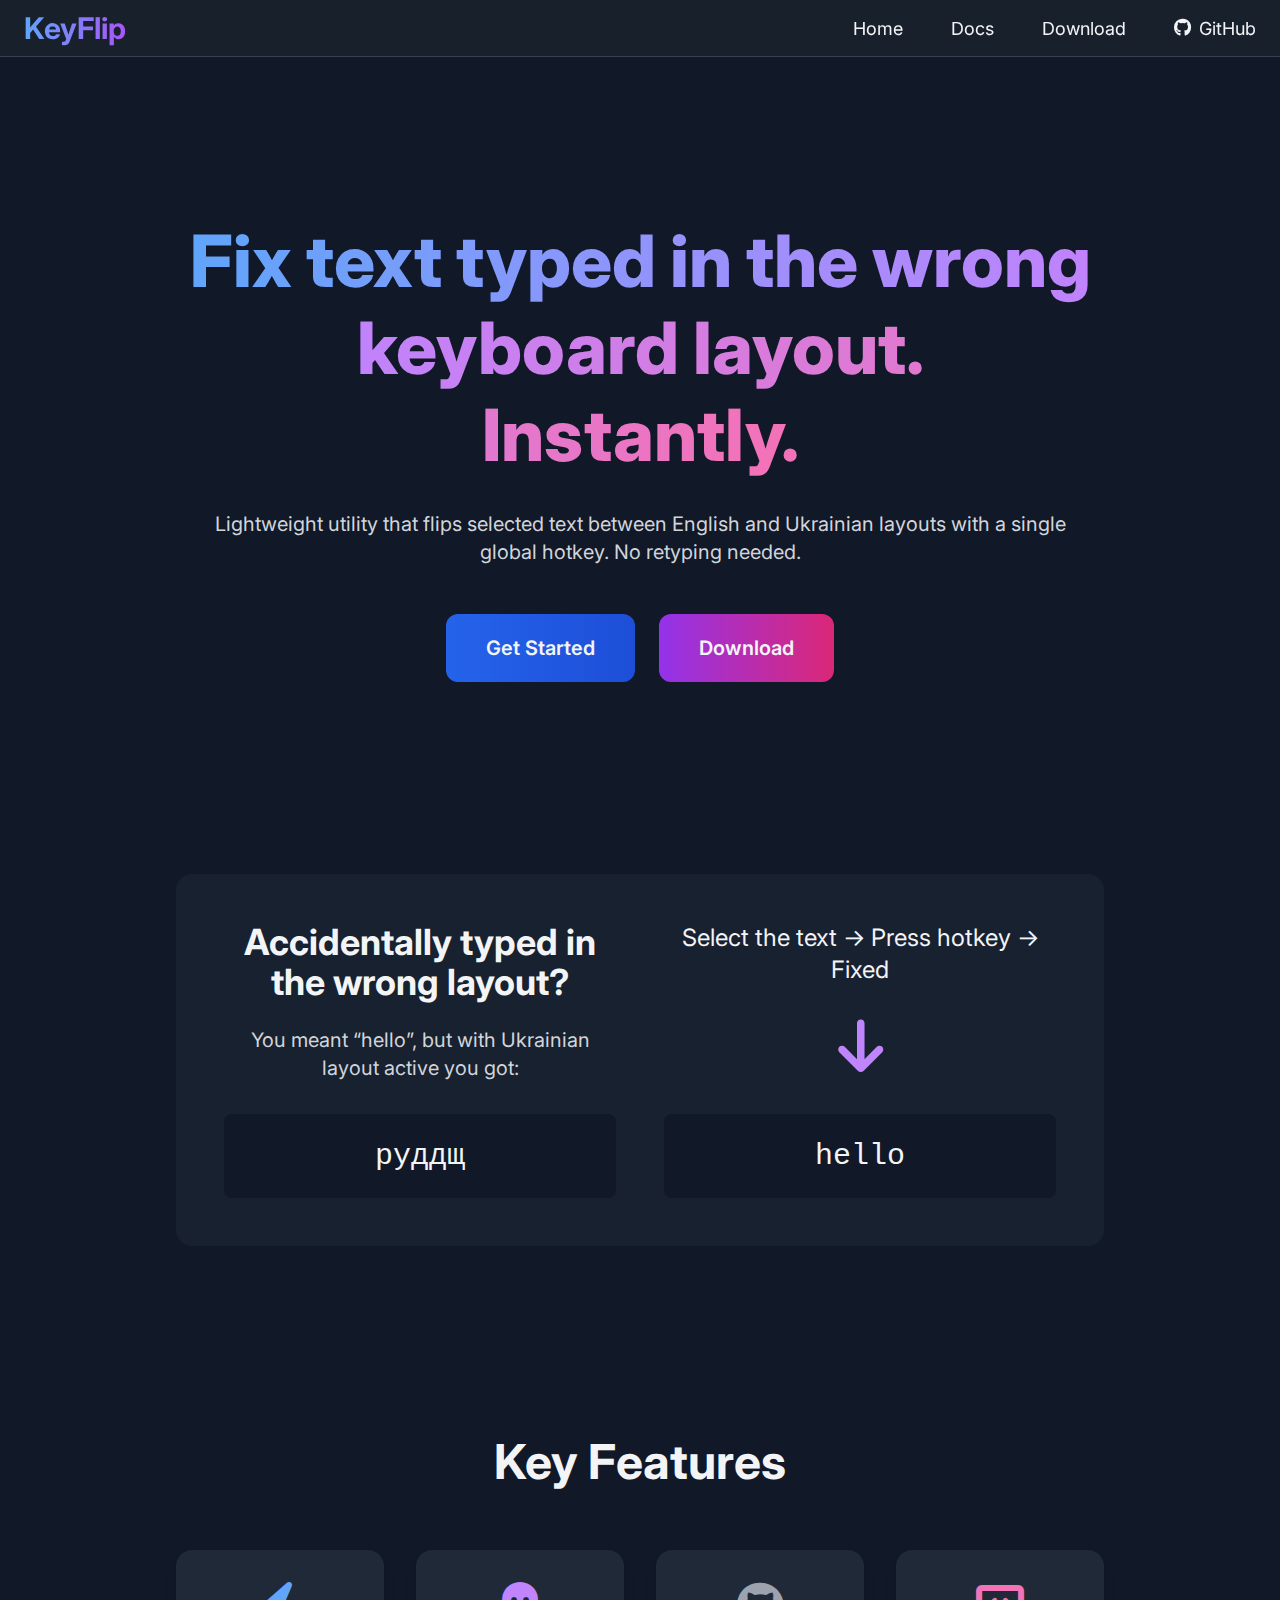
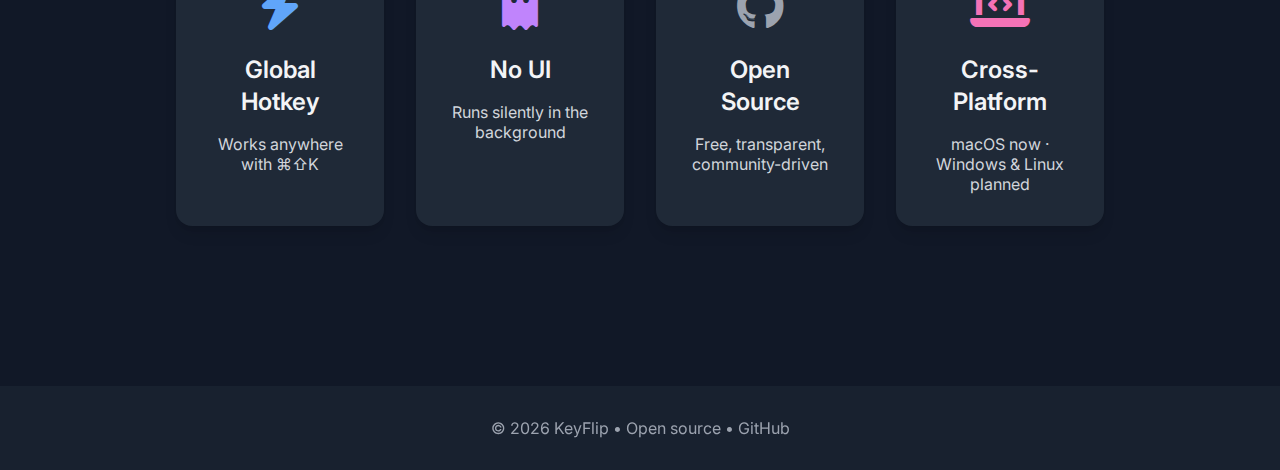
<file: docs/index.html>
<!DOCTYPE html>
<html lang="en" class="dark">
    <head>
        <meta charset="UTF-8" />
        <meta name="viewport" content="width=device-width, initial-scale=1.0" />
        <title>KeyFlip - Fix text typed in the wrong keyboard layout. Instantly.</title>
        <link
            href="https://fonts.googleapis.com/css2?family=Inter:wght@300;400;500;600;700;800&display=swap"
            rel="stylesheet"
        />
        <link rel="stylesheet" href="https://cdnjs.cloudflare.com/ajax/libs/font-awesome/6.5.1/css/all.min.css" />
        <link rel="stylesheet" href="styles/styles.css" />
    </head>

    <body>
        <header>
            <nav class="container">
                <a href="./" class="logo-text">KeyFlip</a>

                <ul class="nav-list">
                    <li><a href="./" class="nav-item">Home</a></li>
                    <li><a href="docs/" class="nav-item">Docs</a></li>
                    <li><a href="download/" class="nav-item">Download</a></li>
                    <li>
                        <a target="_blank" href="https://github.com/Kicked-Out/KeyFlip" class="nav-item"
                            ><i class="fab fa-github"></i> GitHub</a
                        >
                    </li>
                </ul>
            </nav>
        </header>

        <main>
            <section class="container">
                <h1>
                    <span class="title">Fix text typed in the wrong keyboard layout.<br />Instantly.</span>
                </h1>
                <p class="subtitle">
                    Lightweight utility that flips selected text between English and Ukrainian layouts with a single
                    global hotkey. No retyping needed.
                </p>

                <div class="btn-container">
                    <a href="docs/" class="btn primary-btn"> Get Started </a>
                    <a href="download/" class="btn secondary-btn"> Download </a>
                </div>
            </section>

            <section class="container">
                <div class="block">
                    <div class="subblock">
                        <h2 class="subblock__title">Accidentally typed in the wrong layout?</h2>
                        <p class="subblock__subtitle">You meant “hello”, but with Ukrainian layout active you got:</p>
                        <div class="code-block">руддщ</div>
                    </div>

                    <div class="subblock">
                        <p class="subblock__text">Select the text → Press hotkey → Fixed</p>
                        <i class="fas fa-arrow-down subblock__icon animate-bounce"></i>
                        <div class="code-block">hello</div>
                    </div>
                </div>
            </section>

            <section class="container">
                <h2 class="container__title">Key Features</h2>

                <div class="block-container">
                    <div class="block--small">
                        <i class="fas fa-bolt block--small__icon icon-color-blue"></i>
                        <h3 class="block--small__title">Global Hotkey</h3>
                        <p class="block--small__text">Works anywhere with ⌘⇧K</p>
                    </div>

                    <div class="block--small">
                        <i class="fas fa-ghost block--small__icon icon-color-purple"></i>
                        <h3 class="block--small__title">No UI</h3>
                        <p class="block--small__text">Runs silently in the background</p>
                    </div>

                    <div class="block--small">
                        <i class="fab fa-github block--small__icon icon-color-gray"></i>
                        <h3 class="block--small__title">Open Source</h3>
                        <p class="block--small__text">Free, transparent, community-driven</p>
                    </div>

                    <div class="block--small">
                        <i class="fas fa-laptop-code block--small__icon icon-color-pink"></i>
                        <h3 class="block--small__title">Cross-Platform</h3>
                        <p class="block--small__text">macOS now · Windows & Linux planned</p>
                    </div>
                </div>
            </section>
        </main>

        <footer>
            <p>
                © 2026 KeyFlip • Open source •
                <a class="footer-link" href="https://github.com/Kicked-Out/KeyFlip">GitHub</a>
            </p>
        </footer>
    </body>
</html>
</file>
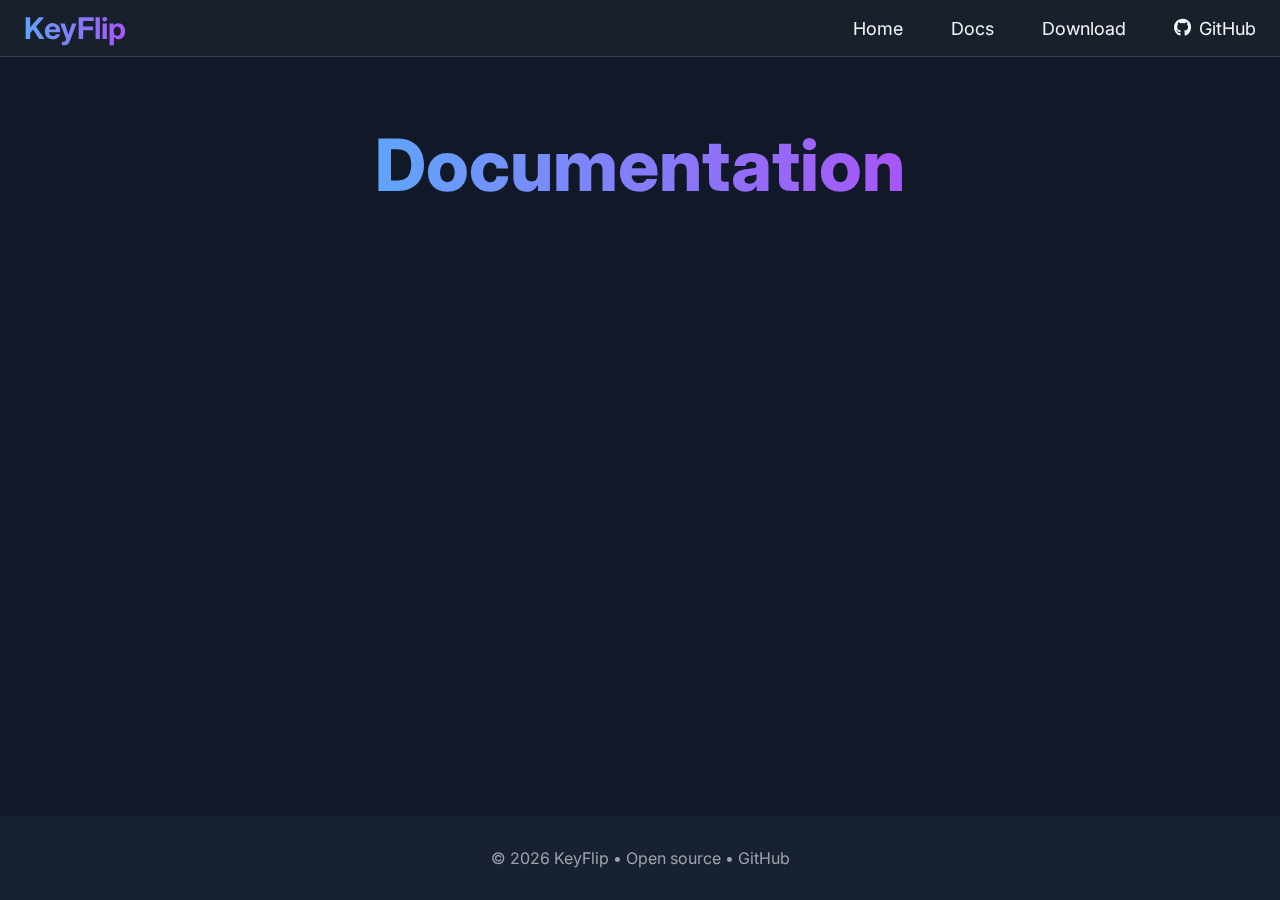
<file: docs/docs/index.html>
<!doctype html>
<html lang="en" class="dark">
    <head>
        <meta charset="UTF-8" />
        <meta name="viewport" content="width=device-width, initial-scale=1.0" />
        <title>KeyFlip - Documentation</title>
        <link
            href="https://fonts.googleapis.com/css2?family=Inter:wght@300;400;500;600;700;800&display=swap"
            rel="stylesheet"
        />
        <link rel="stylesheet" href="https://cdnjs.cloudflare.com/ajax/libs/font-awesome/6.5.1/css/all.min.css" />
        <link rel="stylesheet" href="../styles/styles.css" />
    </head>

    <body>
        <header>
            <nav class="container">
                <a href="../" class="logo-text">KeyFlip</a>

                <ul class="nav-list">
                    <li><a href="../" class="nav-item">Home</a></li>
                    <li><a href="../docs/" class="nav-item">Docs</a></li>
                    <li><a href="../download/" class="nav-item">Download</a></li>
                    <li>
                        <a target="_blank" href="https://github.com/Kicked-Out/KeyFlip" class="nav-item"
                            ><i class="fab fa-github"></i> GitHub</a
                        >
                    </li>
                </ul>
            </nav>
        </header>

        <main>
            <h1 class="doc-title">Documentation</h1>
        </main>

        <footer>
            <p>
                © 2026 KeyFlip • Open source •
                <a class="footer-link" href="https://github.com/Kicked-Out/KeyFlip">GitHub</a>
            </p>
        </footer>
    </body>

    <script src="../js/app.js"></script>
</html>
</file>
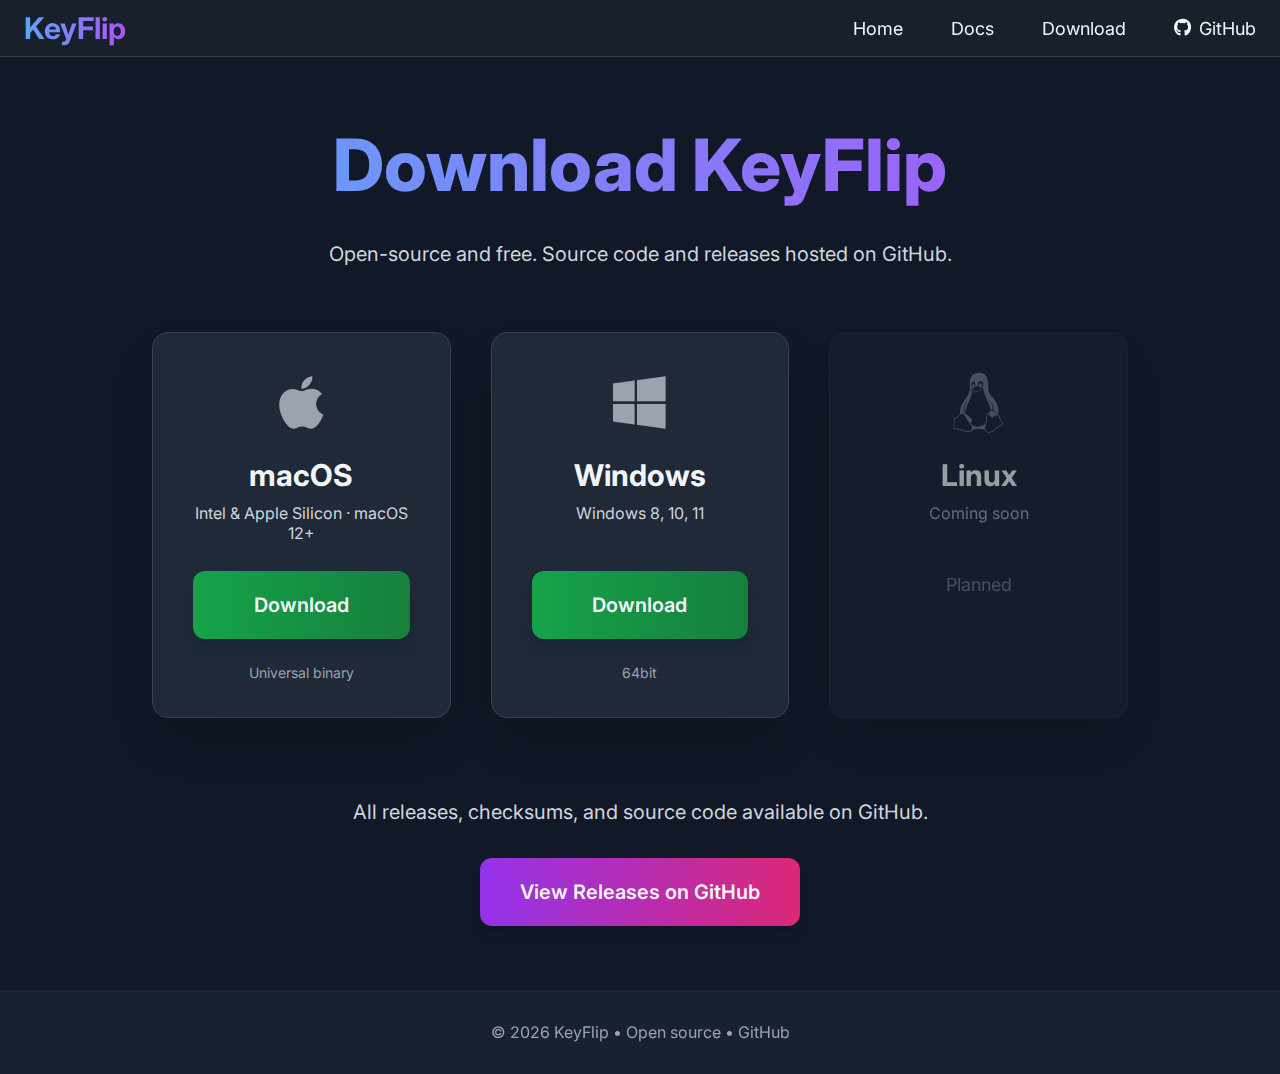
<file: docs/download/index.html>
<!doctype html>
<html lang="en" class="dark">
    <head>
        <meta charset="UTF-8" />
        <meta name="viewport" content="width=device-width, initial-scale=1.0" />
        <title>KeyFlip - Download</title>
        <link
            href="https://fonts.googleapis.com/css2?family=Inter:wght@300;400;500;600;700;800&display=swap"
            rel="stylesheet"
        />
        <link rel="stylesheet" href="https://cdnjs.cloudflare.com/ajax/libs/font-awesome/6.5.1/css/all.min.css" />
        <link rel="stylesheet" href="../styles/styles.css" />
    </head>

    <body>
        <header>
            <nav class="container">
                <a href="../" class="logo-text">KeyFlip</a>

                <ul class="nav-list">
                    <li><a href="../" class="nav-item">Home</a></li>
                    <li><a href="../docs/" class="nav-item">Docs</a></li>
                    <li><a href="../download/" class="nav-item">Download</a></li>
                    <li>
                        <a target="_blank" href="https://github.com/Kicked-Out/KeyFlip" class="nav-item"
                            ><i class="fab fa-github"></i> GitHub</a
                        >
                    </li>
                </ul>
            </nav>
        </header>

        <main>
            <h1 class="download-title">Download KeyFlip</h1>

            <p class="download-text">Open-source and free. Source code and releases hosted on GitHub.</p>

            <div class="download-container">
                <div class="download-block--active">
                    <i class="fab fa-apple download-os-icon"></i>
                    <h2 class="download-os-title">macOS</h2>
                    <p class="download-os-support">Intel & Apple Silicon · macOS 12+</p>
                    <a
                        href="https://github.com/Kicked-Out/KeyFlip/releases/latest/download/keyflip-macos.zip"
                        class="download-btn"
                        >Download</a
                    >
                    <p class="download-os-binary">Universal binary</p>
                </div>

                <div class="download-block--active">
                    <i class="fab fa-windows download-os-icon"></i>
                    <h2 class="download-os-title">Windows</h2>
                    <p class="download-os-support">Windows 8, 10, 11</p>
                    <a
                        href="https://github.com/Kicked-Out/KeyFlip/releases/latest/download/keyflip-windows.zip"
                        class="download-btn"
                        >Download</a
                    >
                    <p class="download-os-binary">64bit</p>
                </div>

                <div class="download-block">
                    <i class="fab fa-linux download-os-icon"></i>
                    <h2 class="download-os-title">Linux</h2>
                    <p class="download-text1">Coming soon</p>
                    <p class="download-text2">Planned</p>
                </div>
            </div>

            <div class="download-release-container">
                <p class="release-text">All releases, checksums, and source code available on GitHub.</p>
                <a href="https://github.com/Kicked-Out/KeyFlip/releases" class="view-release-btn">
                    View Releases on GitHub
                </a>
            </div>
        </main>

        <footer class="bg-gray-800/50 backdrop-blur-md py-8 text-center text-gray-400">
            <p>
                © 2026 KeyFlip • Open source •
                <a href="https://github.com/Kicked-Out/KeyFlip" class="hover:text-blue-400">GitHub</a>
            </p>
        </footer>
    </body>
</html>
</file>
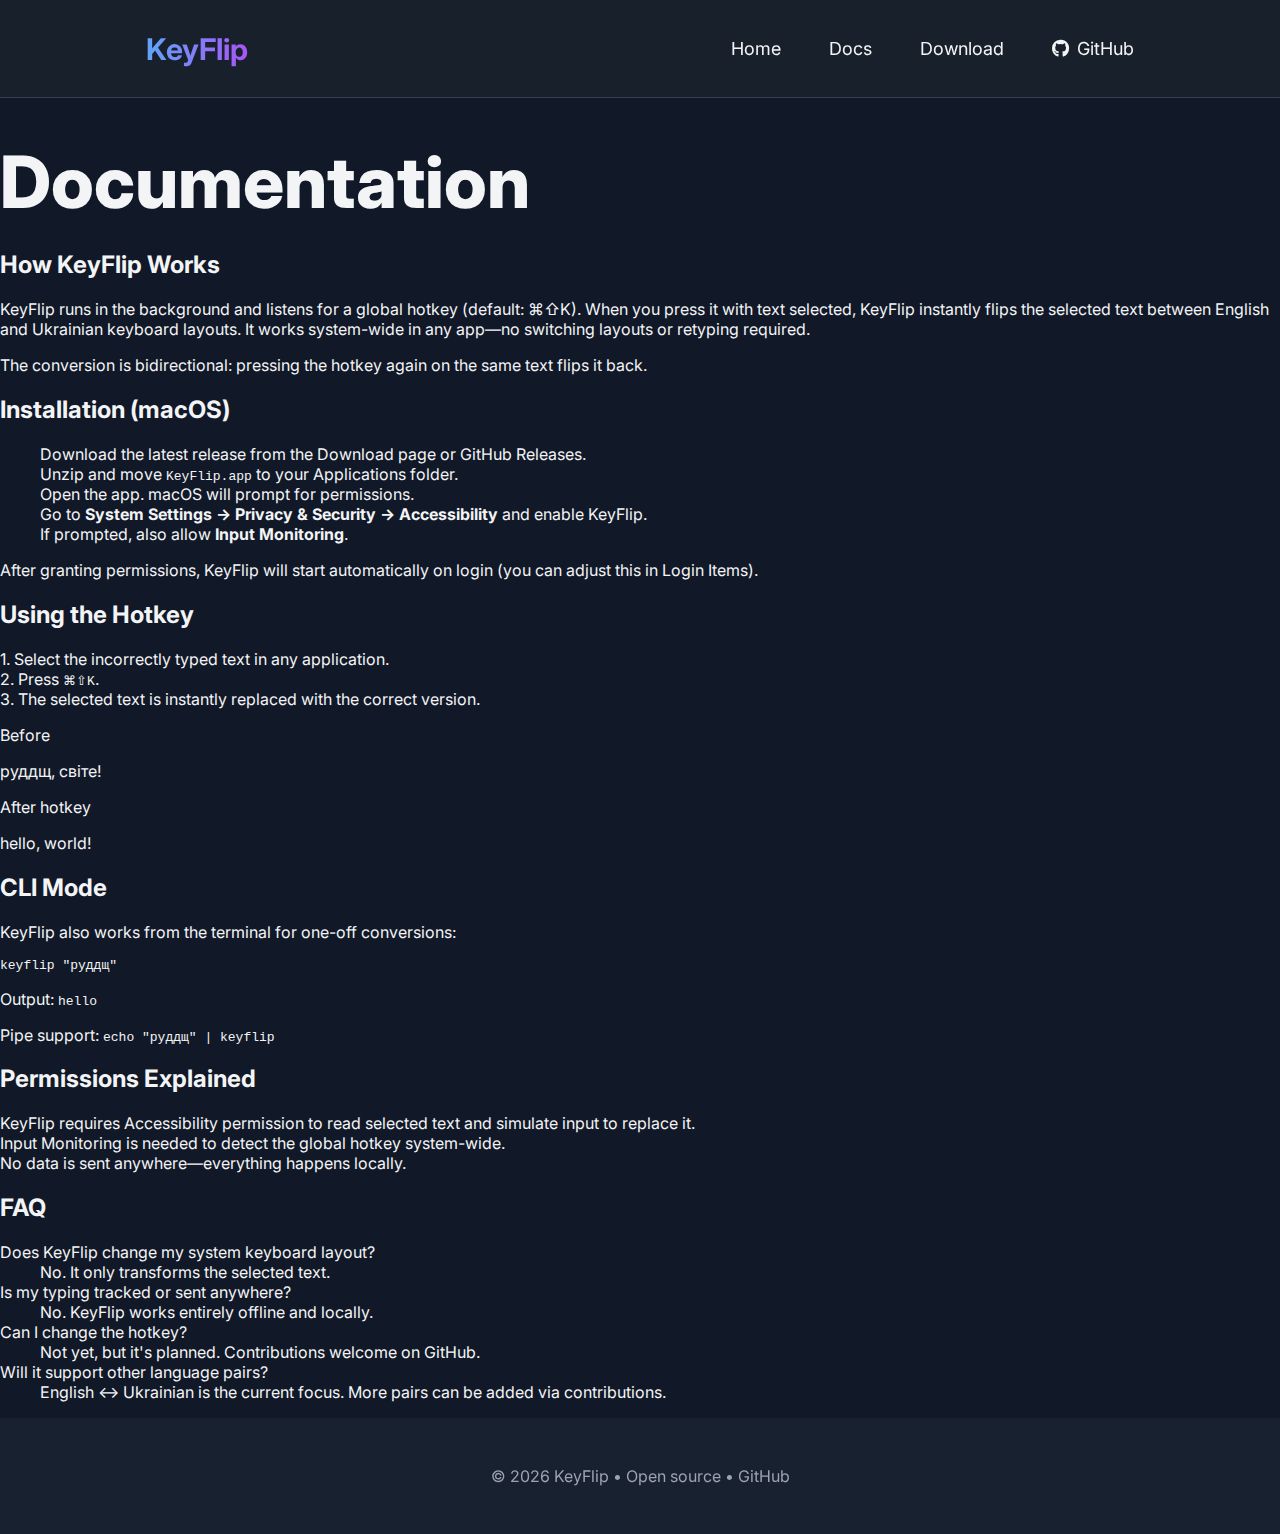
<file: website/docs/index.html>
<!DOCTYPE html>
<html lang="en" class="dark">
    <head>
        <meta charset="UTF-8" />
        <meta name="viewport" content="width=device-width, initial-scale=1.0" />
        <title>KeyFlip - Documentation</title>
        <link
            href="https://fonts.googleapis.com/css2?family=Inter:wght@300;400;500;600;700;800&display=swap"
            rel="stylesheet"
        />
        <link rel="stylesheet" href="https://cdnjs.cloudflare.com/ajax/libs/font-awesome/6.5.1/css/all.min.css" />
        <link rel="stylesheet" href="../styles/styles.css" />
    </head>

    <body>
        <header>
            <nav class="container">
                <a href="./" class="logo-text">KeyFlip</a>

                <ul class="nav-list">
                    <li><a href="../" class="nav-item">Home</a></li>
                    <li><a href="../docs/" class="nav-item">Docs</a></li>
                    <li><a href="../download/" class="nav-item">Download</a></li>
                    <li>
                        <a target="_blank" href="https://github.com/Kicked-Out/KeyFlip" class="nav-item"
                            ><i class="fab fa-github"></i> GitHub</a
                        >
                    </li>
                </ul>
            </nav>
        </header>

        <main>
            <h1 class="doc-title">Documentation</h1>

            <section class="doc-section">
                <h2 class="section-title">How KeyFlip Works</h2>

                <p class="section-text">
                    KeyFlip runs in the background and listens for a global hotkey (default: ⌘⇧K). When you press it
                    with text selected, KeyFlip instantly flips the selected text between English and Ukrainian keyboard
                    layouts. It works system-wide in any app—no switching layouts or retyping required.
                </p>

                <p class="section-text">
                    The conversion is bidirectional: pressing the hotkey again on the same text flips it back.
                </p>
            </section>

            <section class="doc-section">
                <h2 class="section-title">Installation (macOS)</h2>

                <ol class="section-list">
                    <li>
                        Download the latest release from the
                        <a href="../download/" class="link">Download page</a> or GitHub Releases.
                    </li>
                    <li>Unzip and move <code class="code-line">KeyFlip.app</code> to your Applications folder.</li>
                    <li>Open the app. macOS will prompt for permissions.</li>
                    <li>
                        Go to <strong>System Settings → Privacy & Security → Accessibility</strong> and enable KeyFlip.
                    </li>
                    <li>If prompted, also allow <strong>Input Monitoring</strong>.</li>
                </ol>

                <p class="section-text">
                    After granting permissions, KeyFlip will start automatically on login (you can adjust this in Login
                    Items).
                </p>
            </section>

            <section class="doc-section">
                <h2 class="section-title">Using the Hotkey</h2>

                <p class="section-text">
                    1. Select the incorrectly typed text in any application.<br />
                    2. Press <kbd class="hotkeys">⌘⇧K</kbd>.<br />
                    3. The selected text is instantly replaced with the correct version.
                </p>

                <div class="example-container">
                    <div class="example-block">
                        <p class="example-title">Before</p>
                        <p class="example-text">руддщ, світе!</p>
                    </div>

                    <div class="example-block">
                        <p class="example-title">After hotkey</p>
                        <p class="example-text">hello, world!</p>
                    </div>
                </div>
            </section>

            <section class="doc-section">
                <h2 class="section-title">CLI Mode</h2>
                <p class="section-text">KeyFlip also works from the terminal for one-off conversions:</p>
                <pre class="formatted-text"><code>keyflip "руддщ"</code></pre>

                <p class="example-block--small">Output: <code class="example-text--small">hello</code></p>

                <p class="example-block--small">
                    Pipe support: <code class="example-text--small">echo "руддщ" | keyflip</code>
                </p>
            </section>

            <section class="doc-section">
                <h2 class="section-title">Permissions Explained</h2>

                <p class="section-text">
                    KeyFlip requires Accessibility permission to read selected text and simulate input to replace it.<br />
                    Input Monitoring is needed to detect the global hotkey system-wide.<br />
                    No data is sent anywhere—everything happens locally.
                </p>
            </section>

            <section class="doc-section">
                <h2 class="section-title">FAQ</h2>

                <dl class="faq-block">
                    <div>
                        <dt class="faq-question">Does KeyFlip change my system keyboard layout?</dt>
                        <dd class="faq-answer">No. It only transforms the selected text.</dd>
                    </div>

                    <div>
                        <dt class="faq-question">Is my typing tracked or sent anywhere?</dt>
                        <dd class="faq-answer">No. KeyFlip works entirely offline and locally.</dd>
                    </div>

                    <div>
                        <dt class="faq-question">Can I change the hotkey?</dt>
                        <dd class="faq-answer">Not yet, but it's planned. Contributions welcome on GitHub.</dd>
                    </div>

                    <div>
                        <dt class="faq-question">Will it support other language pairs?</dt>
                        <dd class="faq-answer">
                            English ↔ Ukrainian is the current focus. More pairs can be added via contributions.
                        </dd>
                    </div>
                </dl>
            </section>
        </main>

        <footer>
            <p>
                © 2026 KeyFlip • Open source •
                <a class="footer-link" href="https://github.com/Kicked-Out/KeyFlip">GitHub</a>
            </p>
        </footer>
    </body>
</html>
</file>
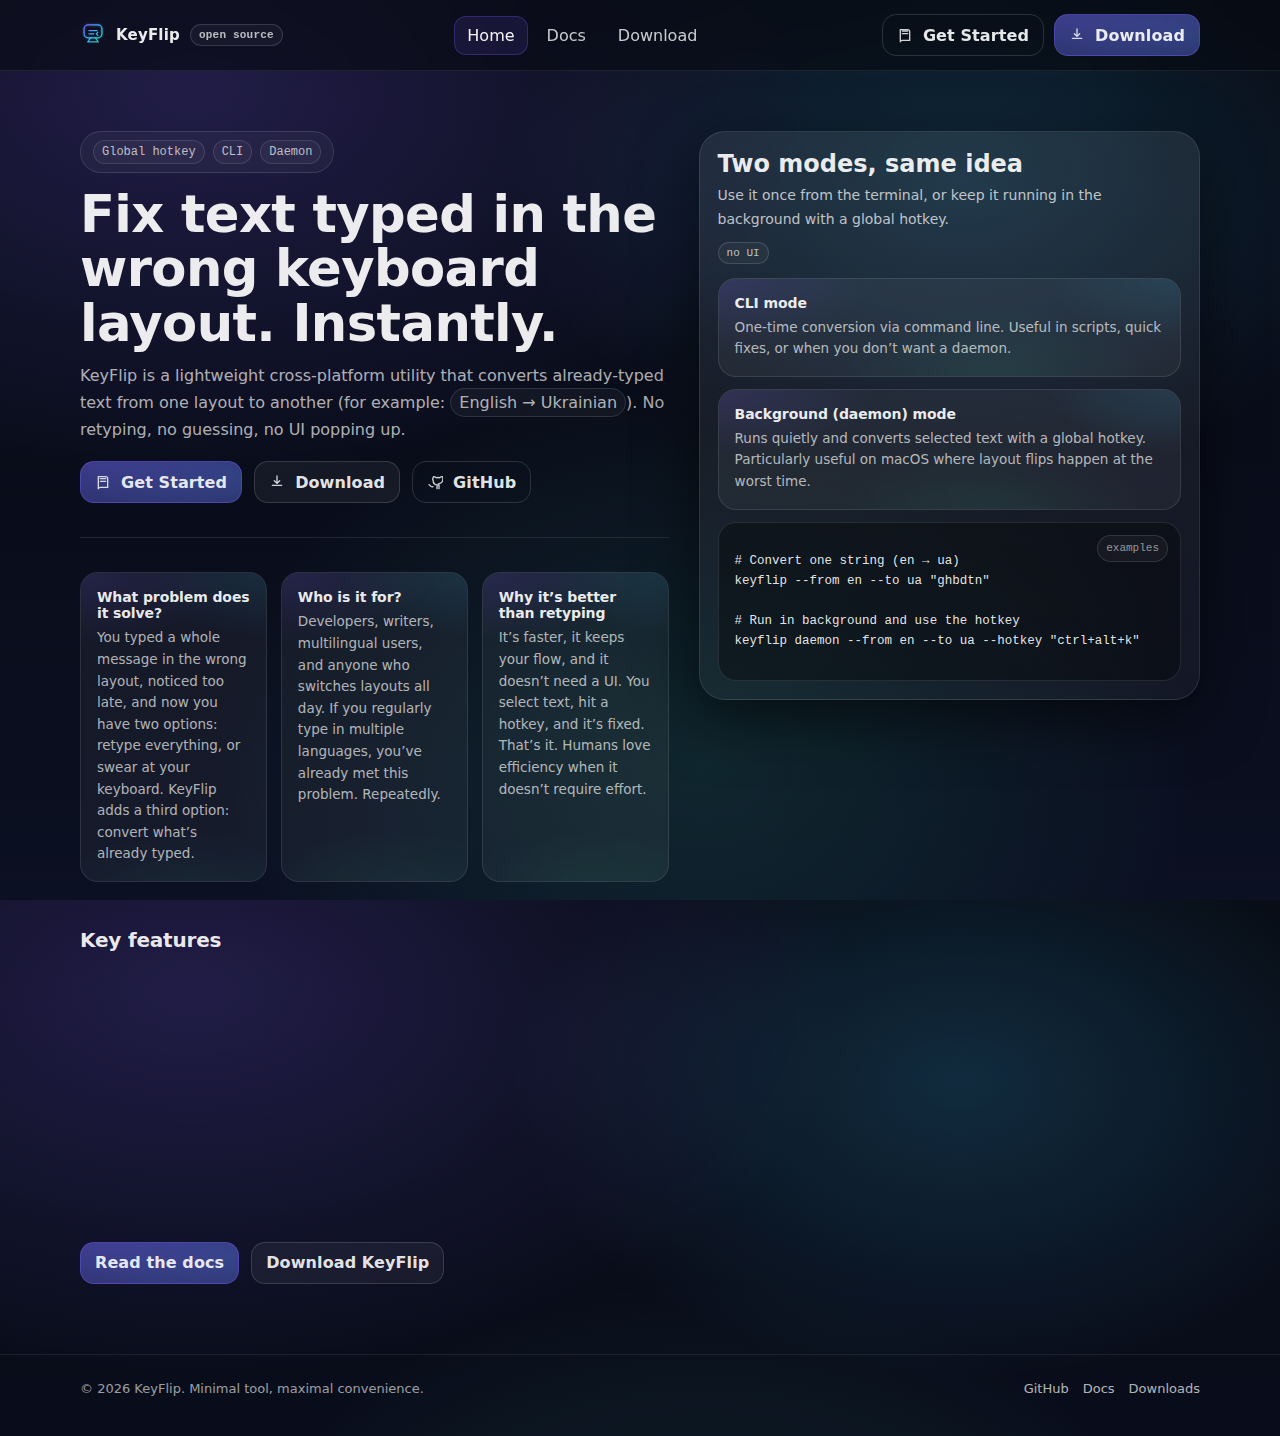
<file: website/gpt/index.html>
<!DOCTYPE html>
<html lang="en">
    <head>
        <meta charset="utf-8" />
        <meta name="viewport" content="width=device-width, initial-scale=1" />
        <meta name="color-scheme" content="dark" />
        <meta name="theme-color" content="#070A12" />
        <link rel="preload" href="assets/styles.css" as="style" />
        <link rel="stylesheet" href="assets/styles.css" />
        <link rel="icon" href="assets/logo.svg" type="image/svg+xml" />
        <title>KeyFlip — Fix wrong keyboard layout instantly</title>
        <meta
            name="description"
            content="KeyFlip is a lightweight open-source utility that converts text typed in the wrong keyboard layout using a CLI or global hotkey daemon."
        />
    </head>
    <body data-page="home">
        <a class="skip" href="#content">Skip to content</a>
        <header class="site-header">
            <div class="container">
                <div class="nav">
                    <a class="brand" href="">
                        <span aria-hidden="true"
                            ><svg xmlns="http://www.w3.org/2000/svg" viewBox="0 0 64 64" fill="none">
                                <defs>
                                    <linearGradient id="g" x1="8" y1="8" x2="56" y2="56" gradientUnits="userSpaceOnUse">
                                        <stop stop-color="#7C5CFF" />
                                        <stop offset="0.55" stop-color="#38BDF8" />
                                        <stop offset="1" stop-color="#34D399" />
                                    </linearGradient>
                                    <filter id="glow" x="-40%" y="-40%" width="180%" height="180%">
                                        <feGaussianBlur stdDeviation="2.2" result="b" />
                                        <feColorMatrix
                                            in="b"
                                            type="matrix"
                                            values="1 0 0 0 0
                0 1 0 0 0
                0 0 1 0 0
                0 0 0 0.55 0"
                                            result="c"
                                        />
                                        <feMerge>
                                            <feMergeNode in="c" />
                                            <feMergeNode in="SourceGraphic" />
                                        </feMerge>
                                    </filter>
                                </defs>

                                <!-- keycap -->
                                <rect
                                    x="10"
                                    y="12"
                                    width="44"
                                    height="32"
                                    rx="10"
                                    stroke="url(#g)"
                                    stroke-width="3"
                                    filter="url(#glow)"
                                />
                                <path d="M22 26h20" stroke="url(#g)" stroke-width="3" stroke-linecap="round" />
                                <path d="M22 34h12" stroke="url(#g)" stroke-width="3" stroke-linecap="round" />
                                <!-- flip X -->
                                <path
                                    d="M40 34l4-4m-4 4l4 4"
                                    stroke="url(#g)"
                                    stroke-width="3"
                                    stroke-linecap="round"
                                    stroke-linejoin="round"
                                />

                                <!-- subtle base -->
                                <path
                                    d="M26 44l-7 10h26l-7-10"
                                    stroke="url(#g)"
                                    stroke-width="3"
                                    stroke-linecap="round"
                                    stroke-linejoin="round"
                                    opacity=".95"
                                />
                            </svg>
                        </span>
                        <span class="name">KeyFlip</span>
                        <span class="badge">open source</span>
                    </a>

                    <nav class="navlinks" aria-label="Primary">
                        <a data-nav="home" href="">Home</a>
                        <a data-nav="docs" href="docs/">Docs</a>
                        <a data-nav="download" href="download/">Download</a>
                    </nav>

                    <div class="cta">
                        <a class="btn ghost" href="docs/">
                            <svg viewBox="0 0 24 24" fill="none">
                                <path
                                    d="M5 4h11a3 3 0 0 1 3 3v13H8a3 3 0 0 0-3 3V4Z"
                                    stroke="currentColor"
                                    stroke-width="2"
                                />
                                <path d="M8 6h8" stroke="currentColor" stroke-width="2" stroke-linecap="round" />
                                <path d="M8 10h8" stroke="currentColor" stroke-width="2" stroke-linecap="round" />
                            </svg>
                            Get Started
                        </a>
                        <a class="btn primary" href="download/">
                            <svg viewBox="0 0 24 24" fill="none">
                                <path d="M12 3v10" stroke="currentColor" stroke-width="2" stroke-linecap="round" />
                                <path
                                    d="M8 10l4 4 4-4"
                                    stroke="currentColor"
                                    stroke-width="2"
                                    stroke-linecap="round"
                                    stroke-linejoin="round"
                                />
                                <path d="M5 17h14" stroke="currentColor" stroke-width="2" stroke-linecap="round" />
                            </svg>
                            Download
                        </a>
                    </div>
                </div>
            </div>
        </header>

        <main id="content">
            <div class="container">
                <section class="hero">
                    <div class="reveal">
                        <div class="kicker">
                            <span style="display: inline-flex; align-items: center; gap: 8px">
                                <span class="pill">Global hotkey</span>
                                <span class="pill">CLI</span>
                                <span class="pill">Daemon</span>
                            </span>
                        </div>

                        <h1>Fix text typed in the wrong keyboard layout. Instantly.</h1>
                        <p class="lead">
                            KeyFlip is a lightweight cross‑platform utility that converts already‑typed text from one
                            layout to another (for example: <span class="pill">English → Ukrainian</span>). No retyping,
                            no guessing, no UI popping up.
                        </p>

                        <div class="hero-actions">
                            <a class="btn primary" href="docs/">
                                <svg viewBox="0 0 24 24" fill="none">
                                    <path
                                        d="M5 4h11a3 3 0 0 1 3 3v13H8a3 3 0 0 0-3 3V4Z"
                                        stroke="currentColor"
                                        stroke-width="2"
                                    />
                                    <path d="M8 7h8" stroke="currentColor" stroke-width="2" stroke-linecap="round" />
                                    <path d="M8 11h8" stroke="currentColor" stroke-width="2" stroke-linecap="round" />
                                </svg>
                                Get Started
                            </a>
                            <a class="btn" href="download/">
                                <svg viewBox="0 0 24 24" fill="none">
                                    <path d="M12 3v10" stroke="currentColor" stroke-width="2" stroke-linecap="round" />
                                    <path
                                        d="M8 10l4 4 4-4"
                                        stroke="currentColor"
                                        stroke-width="2"
                                        stroke-linecap="round"
                                        stroke-linejoin="round"
                                    />
                                    <path d="M5 17h14" stroke="currentColor" stroke-width="2" stroke-linecap="round" />
                                </svg>
                                Download
                            </a>
                            <a
                                class="btn ghost"
                                href="https://github.com/REPLACE_ME/keyflip"
                                target="_blank"
                                rel="noreferrer"
                            >
                                <svg viewBox="0 0 24 24" fill="none">
                                    <path
                                        d="M9 19c-4 1.5-4-2.5-6-3m12 6v-3.2c0-.9.3-1.6 1-2-3.3-.4-6.8-1.6-6.8-7A5.4 5.4 0 0 1 10 4.1S11.2 3.7 14 5.6a9.5 9.5 0 0 1 5 0c2.8-2 4-1.5 4-1.5a5.4 5.4 0 0 1 .8 3.7c0 5.4-3.5 6.6-6.8 7 .7.4 1 1.2 1 2.3V22"
                                        stroke="currentColor"
                                        stroke-width="2"
                                        stroke-linecap="round"
                                        stroke-linejoin="round"
                                    />
                                </svg>
                                GitHub
                            </a>
                        </div>

                        <hr class="sep" />

                        <div class="grid3">
                            <div class="feature reveal">
                                <h3>What problem does it solve?</h3>
                                <p>
                                    You typed a whole message in the wrong layout, noticed too late, and now you have
                                    two options: retype everything, or swear at your keyboard. KeyFlip adds a third
                                    option: convert what’s already typed.
                                </p>
                            </div>
                            <div class="feature reveal">
                                <h3>Who is it for?</h3>
                                <p>
                                    Developers, writers, multilingual users, and anyone who switches layouts all day. If
                                    you regularly type in multiple languages, you’ve already met this problem.
                                    Repeatedly.
                                </p>
                            </div>
                            <div class="feature reveal">
                                <h3>Why it’s better than retyping</h3>
                                <p>
                                    It’s faster, it keeps your flow, and it doesn’t need a UI. You select text, hit a
                                    hotkey, and it’s fixed. That’s it. Humans love efficiency when it doesn’t require
                                    effort.
                                </p>
                            </div>
                        </div>
                    </div>

                    <div class="card panel reveal">
                        <div
                            style="
                                display: flex;
                                align-items: flex-start;
                                justify-content: space-between;
                                gap: 10px;
                                flex-wrap: wrap;
                            "
                        >
                            <div>
                                <h2 style="margin: 0 0 6px">Two modes, same idea</h2>
                                <p class="lead" style="margin: 0; color: rgba(255, 255, 255, 0.72); font-size: 14px">
                                    Use it once from the terminal, or keep it running in the background with a global
                                    hotkey.
                                </p>
                            </div>
                            <span class="badge">no UI</span>
                        </div>

                        <div style="margin-top: 14px; display: grid; gap: 12px">
                            <div class="feature" style="min-height: auto">
                                <h3>CLI mode</h3>
                                <p>
                                    One-time conversion via command line. Useful in scripts, quick fixes, or when you
                                    don’t want a daemon.
                                </p>
                            </div>
                            <div class="feature" style="min-height: auto">
                                <h3>Background (daemon) mode</h3>
                                <p>
                                    Runs quietly and converts selected text with a global hotkey. Particularly useful on
                                    macOS where layout flips happen at the worst time.
                                </p>
                            </div>

                            <div class="codebox" aria-label="Quick examples">
                                <div class="hint">examples</div>
                                <pre><code># Convert one string (en → ua)
keyflip --from en --to ua "ghbdtn" 

# Run in background and use the hotkey
keyflip daemon --from en --to ua --hotkey "ctrl+alt+k"</code></pre>
                            </div>
                        </div>
                    </div>
                </section>

                <section class="section">
                    <h2>Key features</h2>
                    <div class="grid3">
                        <div class="feature reveal">
                            <h3>Global hotkey support</h3>
                            <p>
                                Select text anywhere, press your hotkey, and KeyFlip replaces it with the converted
                                text.
                            </p>
                        </div>
                        <div class="feature reveal">
                            <h3>Background, not a “productivity app”</h3>
                            <p>
                                No tray clutter, no onboarding circus. Just a small tool that does one thing reliably.
                            </p>
                        </div>
                        <div class="feature reveal">
                            <h3>Open source</h3>
                            <p>Auditable, hackable, and boring in the best possible way.</p>
                        </div>
                        <div class="feature reveal">
                            <h3>Cross‑platform</h3>
                            <p>macOS supported now. Windows/Linux planned.</p>
                        </div>
                        <div class="feature reveal">
                            <h3>Instant conversion</h3>
                            <p>Works on already‑typed text. You don’t need to retype or change your system layout.</p>
                        </div>
                        <div class="feature reveal">
                            <h3>Developer-friendly</h3>
                            <p>CLI-first, scriptable, and predictable. Like tools should be.</p>
                        </div>
                    </div>

                    <div style="margin-top: 16px; display: flex; gap: 12px; flex-wrap: wrap">
                        <a class="btn primary" href="docs/">Read the docs</a>
                        <a class="btn" href="download/">Download KeyFlip</a>
                    </div>
                </section>
            </div>
        </main>

        <footer class="footer">
            <div class="container">
                <div class="row">
                    <div>© <span id="y"></span> KeyFlip. Minimal tool, maximal convenience.</div>
                    <div style="display: flex; gap: 14px; flex-wrap: wrap">
                        <a href="https://github.com/REPLACE_ME/keyflip" target="_blank" rel="noreferrer">GitHub</a>
                        <a href="docs/">Docs</a>
                        <a href="download/">Downloads</a>
                    </div>
                </div>
            </div>
        </footer>

        <script src="assets/app.js" defer></script>
        <script>
            document.getElementById("y").textContent = new Date().getFullYear();
        </script>
    </body>
</html>
</file>
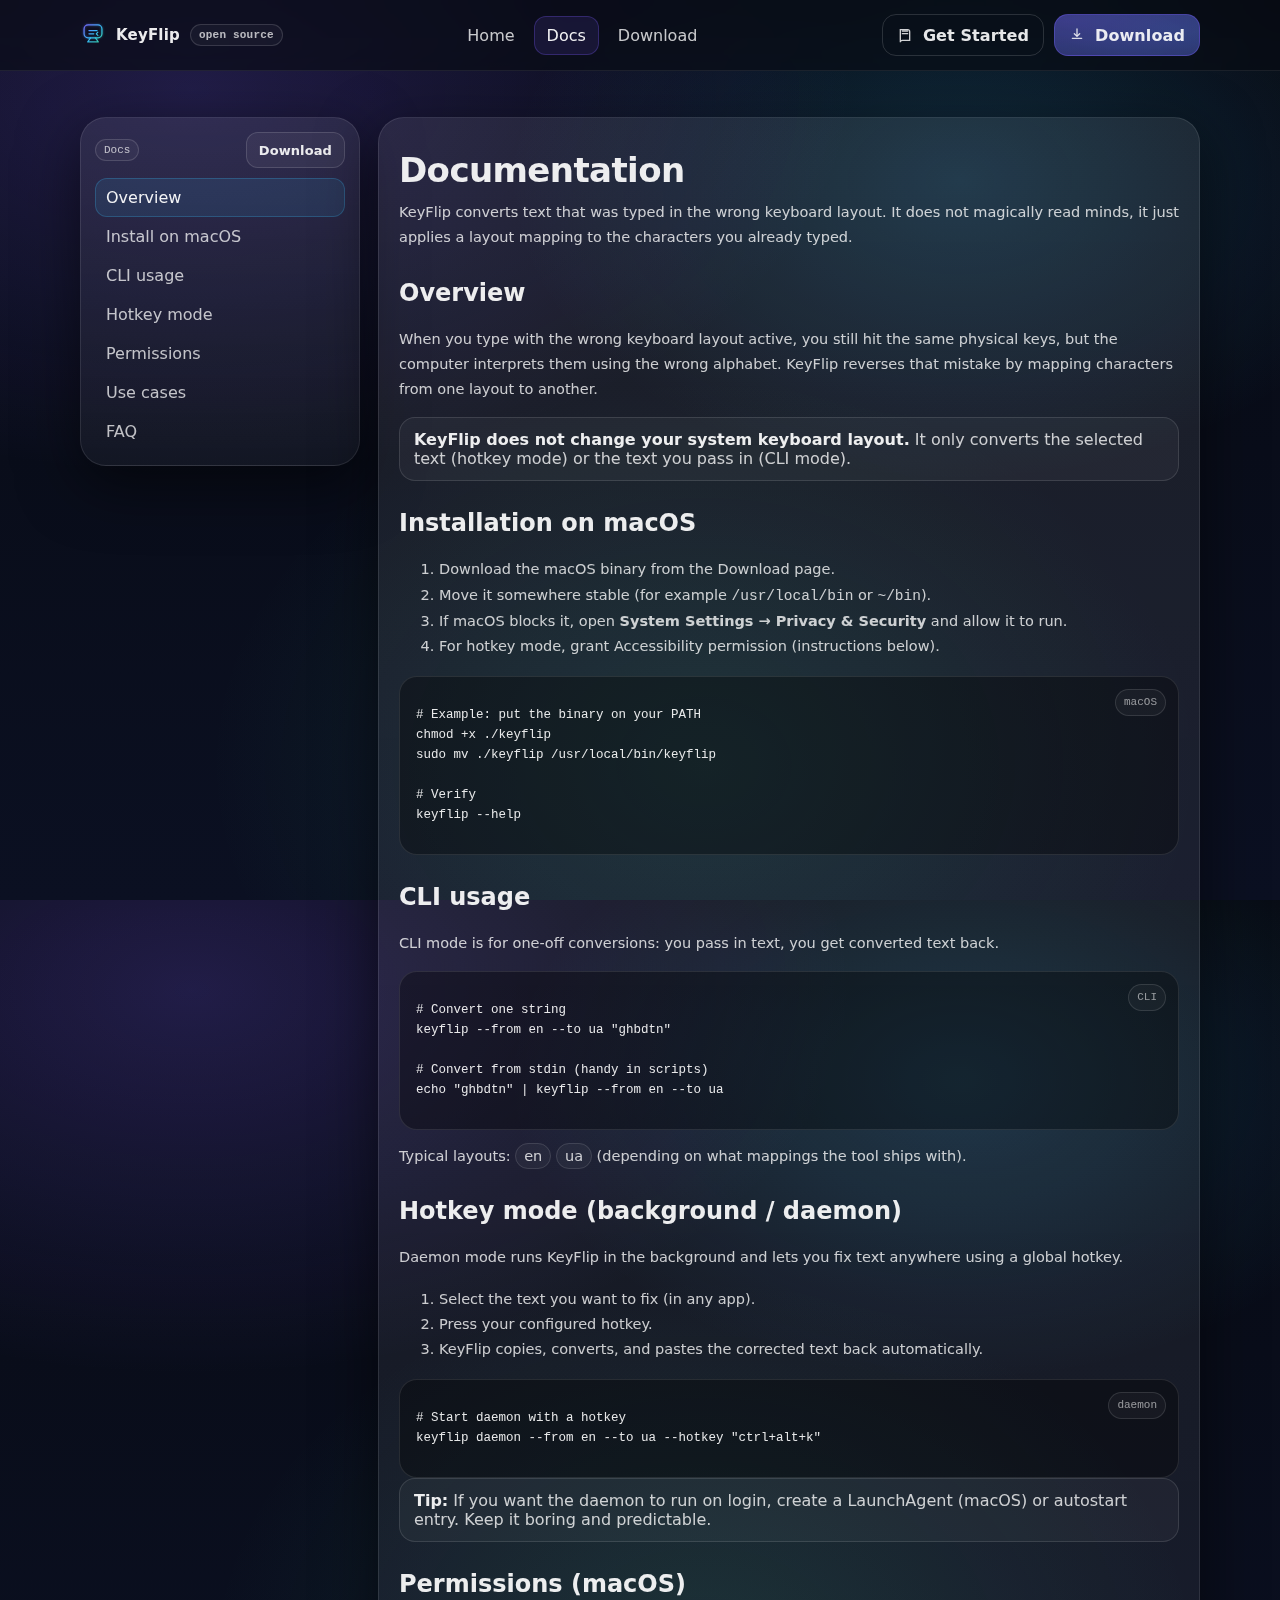
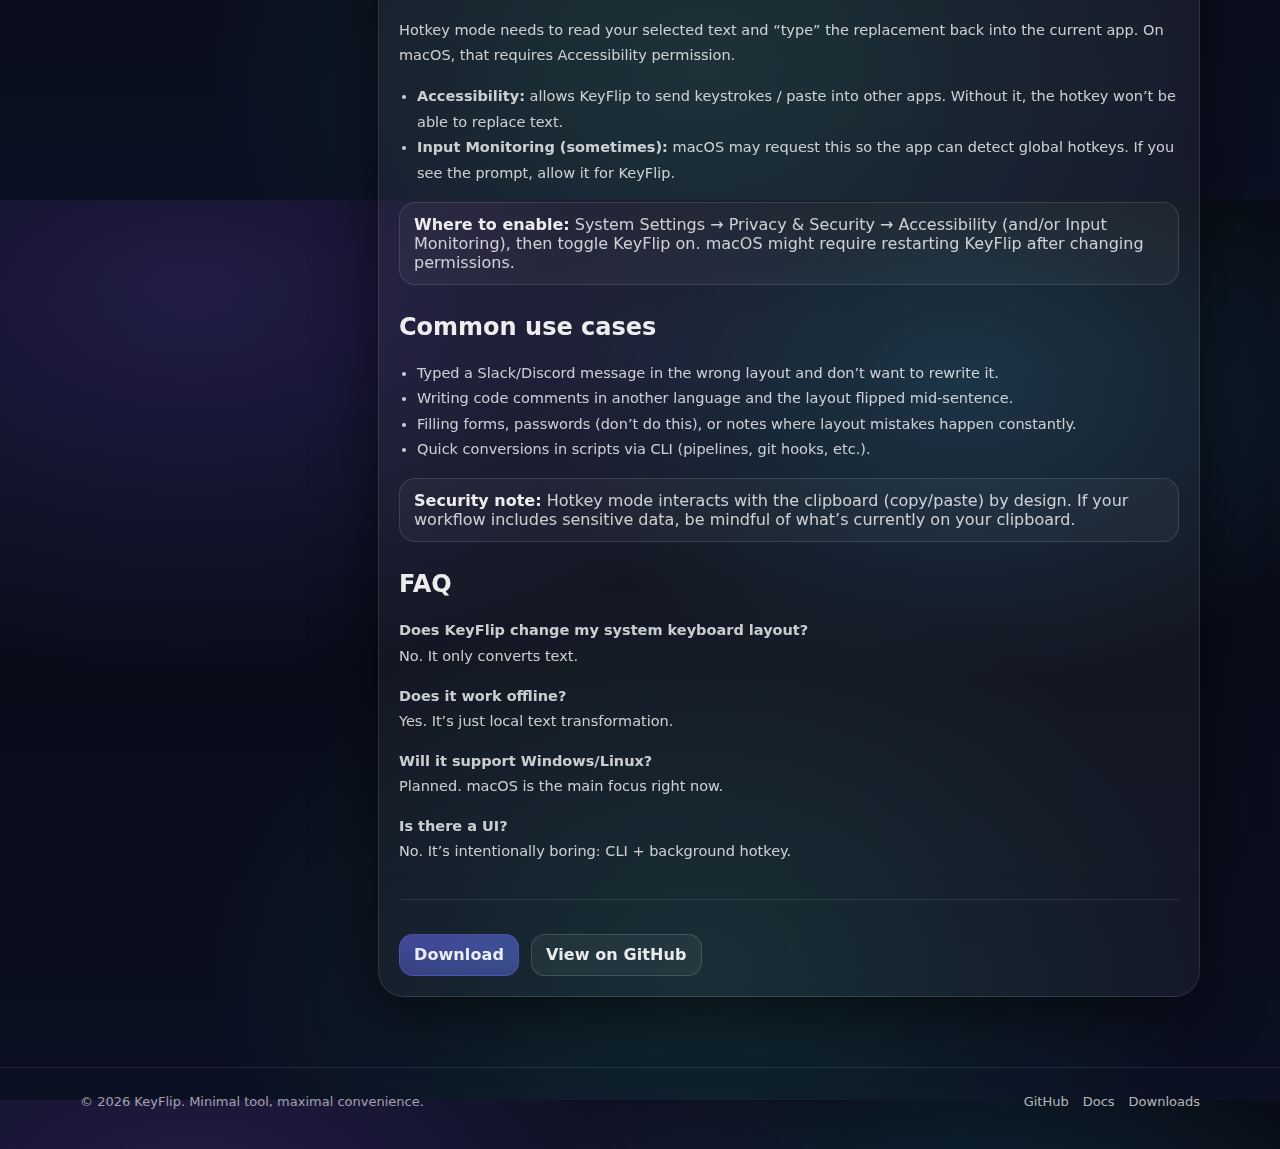
<file: website/gpt/docs/index.html>
<!DOCTYPE html>
<html lang="en">
    <head>
        <meta charset="utf-8" />
        <meta name="viewport" content="width=device-width, initial-scale=1" />
        <meta name="color-scheme" content="dark" />
        <meta name="theme-color" content="#070A12" />
        <link rel="preload" href="../assets/styles.css" as="style" />
        <link rel="stylesheet" href="../assets/styles.css" />
        <link rel="icon" href="../assets/logo.svg" type="image/svg+xml" />
        <title>KeyFlip Docs — Installation & Usage</title>
        <meta
            name="description"
            content="Learn how to install and use KeyFlip in CLI mode or background hotkey mode, including macOS permissions."
        />
    </head>
    <body data-page="docs">
        <a class="skip" href="#content">Skip to content</a>
        <header class="site-header">
            <div class="container">
                <div class="nav">
                    <a class="brand" href="../">
                        <span aria-hidden="true"
                            ><svg xmlns="http://www.w3.org/2000/svg" viewBox="0 0 64 64" fill="none">
                                <defs>
                                    <linearGradient id="g" x1="8" y1="8" x2="56" y2="56" gradientUnits="userSpaceOnUse">
                                        <stop stop-color="#7C5CFF" />
                                        <stop offset="0.55" stop-color="#38BDF8" />
                                        <stop offset="1" stop-color="#34D399" />
                                    </linearGradient>
                                    <filter id="glow" x="-40%" y="-40%" width="180%" height="180%">
                                        <feGaussianBlur stdDeviation="2.2" result="b" />
                                        <feColorMatrix
                                            in="b"
                                            type="matrix"
                                            values="1 0 0 0 0
                0 1 0 0 0
                0 0 1 0 0
                0 0 0 0.55 0"
                                            result="c"
                                        />
                                        <feMerge>
                                            <feMergeNode in="c" />
                                            <feMergeNode in="SourceGraphic" />
                                        </feMerge>
                                    </filter>
                                </defs>

                                <!-- keycap -->
                                <rect
                                    x="10"
                                    y="12"
                                    width="44"
                                    height="32"
                                    rx="10"
                                    stroke="url(#g)"
                                    stroke-width="3"
                                    filter="url(#glow)"
                                />
                                <path d="M22 26h20" stroke="url(#g)" stroke-width="3" stroke-linecap="round" />
                                <path d="M22 34h12" stroke="url(#g)" stroke-width="3" stroke-linecap="round" />
                                <!-- flip X -->
                                <path
                                    d="M40 34l4-4m-4 4l4 4"
                                    stroke="url(#g)"
                                    stroke-width="3"
                                    stroke-linecap="round"
                                    stroke-linejoin="round"
                                />

                                <!-- subtle base -->
                                <path
                                    d="M26 44l-7 10h26l-7-10"
                                    stroke="url(#g)"
                                    stroke-width="3"
                                    stroke-linecap="round"
                                    stroke-linejoin="round"
                                    opacity=".95"
                                />
                            </svg>
                        </span>
                        <span class="name">KeyFlip</span>
                        <span class="badge">open source</span>
                    </a>

                    <nav class="navlinks" aria-label="Primary">
                        <a data-nav="home" href="../">Home</a>
                        <a data-nav="docs" href="../docs/">Docs</a>
                        <a data-nav="download" href="../download/">Download</a>
                    </nav>

                    <div class="cta">
                        <a class="btn ghost" href="../docs/">
                            <svg viewBox="0 0 24 24" fill="none">
                                <path
                                    d="M5 4h11a3 3 0 0 1 3 3v13H8a3 3 0 0 0-3 3V4Z"
                                    stroke="currentColor"
                                    stroke-width="2"
                                />
                                <path d="M8 6h8" stroke="currentColor" stroke-width="2" stroke-linecap="round" />
                                <path d="M8 10h8" stroke="currentColor" stroke-width="2" stroke-linecap="round" />
                            </svg>
                            Get Started
                        </a>
                        <a class="btn primary" href="../download/">
                            <svg viewBox="0 0 24 24" fill="none">
                                <path d="M12 3v10" stroke="currentColor" stroke-width="2" stroke-linecap="round" />
                                <path
                                    d="M8 10l4 4 4-4"
                                    stroke="currentColor"
                                    stroke-width="2"
                                    stroke-linecap="round"
                                    stroke-linejoin="round"
                                />
                                <path d="M5 17h14" stroke="currentColor" stroke-width="2" stroke-linecap="round" />
                            </svg>
                            Download
                        </a>
                    </div>
                </div>
            </div>
        </header>

        <main id="content">
            <div class="container">
                <div class="doclayout">
                    <aside class="card sidebar reveal">
                        <div style="display: flex; align-items: center; justify-content: space-between; gap: 10px">
                            <div class="badge">Docs</div>
                            <a class="btn small" href="../download/">Download</a>
                        </div>
                        <nav aria-label="Documentation sections" style="margin-top: 10px">
                            <a href="#overview">Overview</a>
                            <a href="#install-macos">Install on macOS</a>
                            <a href="#cli">CLI usage</a>
                            <a href="#hotkey">Hotkey mode</a>
                            <a href="#permissions">Permissions</a>
                            <a href="#use-cases">Use cases</a>
                            <a href="#faq">FAQ</a>
                        </nav>
                    </aside>

                    <article class="card doc reveal">
                        <h1>Documentation</h1>
                        <p class="lead" style="margin-top: 6px">
                            KeyFlip converts text that was typed in the wrong keyboard layout. It does not magically
                            read minds, it just applies a layout mapping to the characters you already typed.
                        </p>

                        <section id="overview">
                            <h2>Overview</h2>
                            <p>
                                When you type with the wrong keyboard layout active, you still hit the same physical
                                keys, but the computer interprets them using the wrong alphabet. KeyFlip reverses that
                                mistake by mapping characters from one layout to another.
                            </p>
                            <div class="note">
                                <strong>KeyFlip does not change your system keyboard layout.</strong>
                                It only converts the selected text (hotkey mode) or the text you pass in (CLI mode).
                            </div>
                        </section>

                        <section id="install-macos">
                            <h2>Installation on macOS</h2>
                            <ol>
                                <li>Download the macOS binary from the <a href="../download/">Download page</a>.</li>
                                <li>
                                    Move it somewhere stable (for example <code>/usr/local/bin</code> or
                                    <code>~/bin</code>).
                                </li>
                                <li>
                                    If macOS blocks it, open <strong>System Settings → Privacy & Security</strong> and
                                    allow it to run.
                                </li>
                                <li>For hotkey mode, grant Accessibility permission (instructions below).</li>
                            </ol>
                            <div class="codebox">
                                <div class="hint">macOS</div>
                                <pre><code># Example: put the binary on your PATH
chmod +x ./keyflip
sudo mv ./keyflip /usr/local/bin/keyflip

# Verify
keyflip --help</code></pre>
                            </div>
                        </section>

                        <section id="cli">
                            <h2>CLI usage</h2>
                            <p>CLI mode is for one‑off conversions: you pass in text, you get converted text back.</p>
                            <div class="codebox">
                                <div class="hint">CLI</div>
                                <pre><code># Convert one string
keyflip --from en --to ua "ghbdtn"

# Convert from stdin (handy in scripts)
echo "ghbdtn" | keyflip --from en --to ua</code></pre>
                            </div>
                            <p>
                                Typical layouts:
                                <span class="pill">en</span>
                                <span class="pill">ua</span>
                                (depending on what mappings the tool ships with).
                            </p>
                        </section>

                        <section id="hotkey">
                            <h2>Hotkey mode (background / daemon)</h2>
                            <p>
                                Daemon mode runs KeyFlip in the background and lets you fix text anywhere using a global
                                hotkey.
                            </p>
                            <ol>
                                <li>Select the text you want to fix (in any app).</li>
                                <li>Press your configured hotkey.</li>
                                <li>KeyFlip copies, converts, and pastes the corrected text back automatically.</li>
                            </ol>
                            <div class="codebox">
                                <div class="hint">daemon</div>
                                <pre><code># Start daemon with a hotkey
keyflip daemon --from en --to ua --hotkey "ctrl+alt+k"</code></pre>
                            </div>
                            <div class="note">
                                <strong>Tip:</strong> If you want the daemon to run on login, create a LaunchAgent
                                (macOS) or autostart entry. Keep it boring and predictable.
                            </div>
                        </section>

                        <section id="permissions">
                            <h2>Permissions (macOS)</h2>
                            <p>
                                Hotkey mode needs to read your selected text and “type” the replacement back into the
                                current app. On macOS, that requires Accessibility permission.
                            </p>
                            <ul>
                                <li>
                                    <strong>Accessibility:</strong> allows KeyFlip to send keystrokes / paste into other
                                    apps. Without it, the hotkey won’t be able to replace text.
                                </li>
                                <li>
                                    <strong>Input Monitoring (sometimes):</strong> macOS may request this so the app can
                                    detect global hotkeys. If you see the prompt, allow it for KeyFlip.
                                </li>
                            </ul>
                            <div class="note">
                                <strong>Where to enable:</strong> System Settings → Privacy & Security → Accessibility
                                (and/or Input Monitoring), then toggle KeyFlip on. macOS might require restarting
                                KeyFlip after changing permissions.
                            </div>
                        </section>

                        <section id="use-cases">
                            <h2>Common use cases</h2>
                            <ul>
                                <li>Typed a Slack/Discord message in the wrong layout and don’t want to rewrite it.</li>
                                <li>Writing code comments in another language and the layout flipped mid‑sentence.</li>
                                <li>
                                    Filling forms, passwords (don’t do this), or notes where layout mistakes happen
                                    constantly.
                                </li>
                                <li>Quick conversions in scripts via CLI (pipelines, git hooks, etc.).</li>
                            </ul>
                            <div class="note">
                                <strong>Security note:</strong> Hotkey mode interacts with the clipboard (copy/paste) by
                                design. If your workflow includes sensitive data, be mindful of what’s currently on your
                                clipboard.
                            </div>
                        </section>

                        <section id="faq">
                            <h2>FAQ</h2>
                            <p>
                                <strong>Does KeyFlip change my system keyboard layout?</strong><br />No. It only
                                converts text.
                            </p>
                            <p><strong>Does it work offline?</strong><br />Yes. It’s just local text transformation.</p>
                            <p>
                                <strong>Will it support Windows/Linux?</strong><br />Planned. macOS is the main focus
                                right now.
                            </p>
                            <p>
                                <strong>Is there a UI?</strong><br />No. It’s intentionally boring: CLI + background
                                hotkey.
                            </p>
                        </section>

                        <hr class="sep" />

                        <div style="display: flex; gap: 12px; flex-wrap: wrap">
                            <a class="btn primary" href="../download/">Download</a>
                            <a class="btn" href="https://github.com/REPLACE_ME/keyflip" target="_blank" rel="noreferrer"
                                >View on GitHub</a
                            >
                        </div>
                    </article>
                </div>
            </div>
        </main>

        <footer class="footer">
            <div class="container">
                <div class="row">
                    <div>© <span id="y"></span> KeyFlip. Minimal tool, maximal convenience.</div>
                    <div style="display: flex; gap: 14px; flex-wrap: wrap">
                        <a href="https://github.com/REPLACE_ME/keyflip" target="_blank" rel="noreferrer">GitHub</a>
                        <a href="../docs/">Docs</a>
                        <a href="../download/">Downloads</a>
                    </div>
                </div>
            </div>
        </footer>

        <script src="../assets/app.js" defer></script>
        <script>
            document.getElementById("y").textContent = new Date().getFullYear();
        </script>
    </body>
</html>
</file>
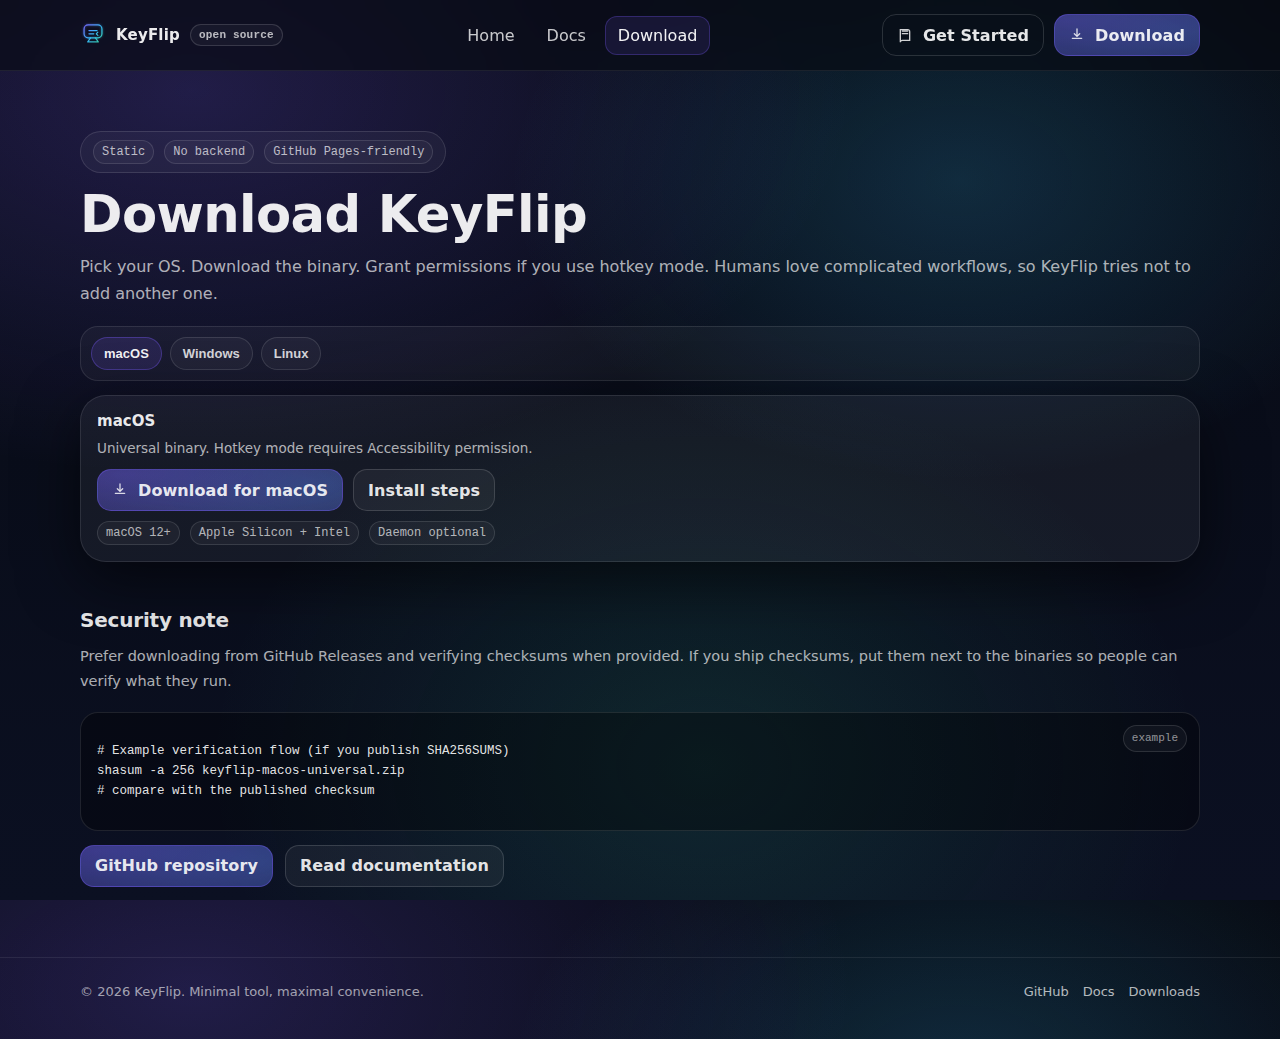
<file: website/gpt/download/index.html>
<!DOCTYPE html>
<html lang="en">
    <head>
        <meta charset="utf-8" />
        <meta name="viewport" content="width=device-width, initial-scale=1" />
        <meta name="color-scheme" content="dark" />
        <meta name="theme-color" content="#070A12" />
        <link rel="preload" href="../assets/styles.css" as="style" />
        <link rel="stylesheet" href="../assets/styles.css" />
        <link rel="icon" href="../assets/logo.svg" type="image/svg+xml" />
        <title>Download KeyFlip</title>
        <meta
            name="description"
            content="Download the KeyFlip binary for your OS. macOS available now; Windows and Linux planned."
        />
    </head>
    <body data-page="download">
        <a class="skip" href="#content">Skip to content</a>
        <header class="site-header">
            <div class="container">
                <div class="nav">
                    <a class="brand" href="../">
                        <span aria-hidden="true"
                            ><svg xmlns="http://www.w3.org/2000/svg" viewBox="0 0 64 64" fill="none">
                                <defs>
                                    <linearGradient id="g" x1="8" y1="8" x2="56" y2="56" gradientUnits="userSpaceOnUse">
                                        <stop stop-color="#7C5CFF" />
                                        <stop offset="0.55" stop-color="#38BDF8" />
                                        <stop offset="1" stop-color="#34D399" />
                                    </linearGradient>
                                    <filter id="glow" x="-40%" y="-40%" width="180%" height="180%">
                                        <feGaussianBlur stdDeviation="2.2" result="b" />
                                        <feColorMatrix
                                            in="b"
                                            type="matrix"
                                            values="1 0 0 0 0
                0 1 0 0 0
                0 0 1 0 0
                0 0 0 0.55 0"
                                            result="c"
                                        />
                                        <feMerge>
                                            <feMergeNode in="c" />
                                            <feMergeNode in="SourceGraphic" />
                                        </feMerge>
                                    </filter>
                                </defs>

                                <!-- keycap -->
                                <rect
                                    x="10"
                                    y="12"
                                    width="44"
                                    height="32"
                                    rx="10"
                                    stroke="url(#g)"
                                    stroke-width="3"
                                    filter="url(#glow)"
                                />
                                <path d="M22 26h20" stroke="url(#g)" stroke-width="3" stroke-linecap="round" />
                                <path d="M22 34h12" stroke="url(#g)" stroke-width="3" stroke-linecap="round" />
                                <!-- flip X -->
                                <path
                                    d="M40 34l4-4m-4 4l4 4"
                                    stroke="url(#g)"
                                    stroke-width="3"
                                    stroke-linecap="round"
                                    stroke-linejoin="round"
                                />

                                <!-- subtle base -->
                                <path
                                    d="M26 44l-7 10h26l-7-10"
                                    stroke="url(#g)"
                                    stroke-width="3"
                                    stroke-linecap="round"
                                    stroke-linejoin="round"
                                    opacity=".95"
                                />
                            </svg>
                        </span>
                        <span class="name">KeyFlip</span>
                        <span class="badge">open source</span>
                    </a>

                    <nav class="navlinks" aria-label="Primary">
                        <a data-nav="home" href="../">Home</a>
                        <a data-nav="docs" href="../docs/">Docs</a>
                        <a data-nav="download" href="../download/">Download</a>
                    </nav>

                    <div class="cta">
                        <a class="btn ghost" href="../docs/">
                            <svg viewBox="0 0 24 24" fill="none">
                                <path
                                    d="M5 4h11a3 3 0 0 1 3 3v13H8a3 3 0 0 0-3 3V4Z"
                                    stroke="currentColor"
                                    stroke-width="2"
                                />
                                <path d="M8 6h8" stroke="currentColor" stroke-width="2" stroke-linecap="round" />
                                <path d="M8 10h8" stroke="currentColor" stroke-width="2" stroke-linecap="round" />
                            </svg>
                            Get Started
                        </a>
                        <a class="btn primary" href="../download/">
                            <svg viewBox="0 0 24 24" fill="none">
                                <path d="M12 3v10" stroke="currentColor" stroke-width="2" stroke-linecap="round" />
                                <path
                                    d="M8 10l4 4 4-4"
                                    stroke="currentColor"
                                    stroke-width="2"
                                    stroke-linecap="round"
                                    stroke-linejoin="round"
                                />
                                <path d="M5 17h14" stroke="currentColor" stroke-width="2" stroke-linecap="round" />
                            </svg>
                            Download
                        </a>
                    </div>
                </div>
            </div>
        </header>

        <main id="content">
            <div class="container">
                <section class="hero" style="grid-template-columns: 1fr">
                    <div class="reveal">
                        <div class="kicker">
                            <span class="pill">Static</span>
                            <span class="pill">No backend</span>
                            <span class="pill">GitHub Pages-friendly</span>
                        </div>
                        <h1>Download KeyFlip</h1>
                        <p class="lead">
                            Pick your OS. Download the binary. Grant permissions if you use hotkey mode. Humans love
                            complicated workflows, so KeyFlip tries not to add another one.
                        </p>

                        <div class="tabs" role="tablist" aria-label="Operating system selector">
                            <button class="tab" role="tab" aria-selected="false" data-os="macos">macOS</button>
                            <button class="tab" role="tab" aria-selected="false" data-os="windows">Windows</button>
                            <button class="tab" role="tab" aria-selected="false" data-os="linux">Linux</button>
                        </div>

                        <div class="dlgrid">
                            <div class="download-card card reveal" data-os="macos">
                                <h3>macOS</h3>
                                <p>Universal binary. Hotkey mode requires Accessibility permission.</p>
                                <div style="display: flex; gap: 10px; flex-wrap: wrap">
                                    <a
                                        class="btn primary"
                                        href="https://github.com/REPLACE_ME/keyflip/releases/latest/download/keyflip-macos-universal.zip"
                                    >
                                        <svg viewBox="0 0 24 24" fill="none">
                                            <path
                                                d="M12 3v10"
                                                stroke="currentColor"
                                                stroke-width="2"
                                                stroke-linecap="round"
                                            />
                                            <path
                                                d="M8 10l4 4 4-4"
                                                stroke="currentColor"
                                                stroke-width="2"
                                                stroke-linecap="round"
                                                stroke-linejoin="round"
                                            />
                                            <path
                                                d="M5 17h14"
                                                stroke="currentColor"
                                                stroke-width="2"
                                                stroke-linecap="round"
                                            />
                                        </svg>
                                        Download for macOS
                                    </a>
                                    <a class="btn" href="../docs/#install-macos">Install steps</a>
                                </div>
                                <div class="meta" style="margin-top: 10px">
                                    <span class="pill">macOS 12+</span>
                                    <span class="pill">Apple Silicon + Intel</span>
                                    <span class="pill">Daemon optional</span>
                                </div>
                            </div>

                            <div class="download-card card reveal" data-os="windows" style="display: none">
                                <h3>Windows</h3>
                                <p>Planned. When available, it will ship as a single executable.</p>
                                <div class="note" style="margin-top: 10px">
                                    <strong>Status:</strong> Windows support is on the roadmap. For now, use CLI
                                    conversions where possible (or build from source).
                                </div>
                                <div class="meta" style="margin-top: 10px">
                                    <span class="pill">Windows 10/11</span>
                                    <span class="pill">x64</span>
                                    <span class="pill">coming soon</span>
                                </div>
                            </div>

                            <div class="download-card card reveal" data-os="linux" style="display: none">
                                <h3>Linux</h3>
                                <p>Planned. Expected to support common desktops with global hotkeys.</p>
                                <div class="note" style="margin-top: 10px">
                                    <strong>Status:</strong> Linux support is on the roadmap. In the meantime, CLI mode
                                    is the easiest path.
                                </div>
                                <div class="meta" style="margin-top: 10px">
                                    <span class="pill">glibc-based distros</span>
                                    <span class="pill">x64</span>
                                    <span class="pill">coming soon</span>
                                </div>
                            </div>
                        </div>

                        <section class="section">
                            <h2>Security note</h2>
                            <p class="lead" style="font-size: 14.5px">
                                Prefer downloading from GitHub Releases and verifying checksums when provided. If you
                                ship checksums, put them next to the binaries so people can verify what they run.
                            </p>
                            <div class="codebox" style="margin-top: 12px">
                                <div class="hint">example</div>
                                <pre><code># Example verification flow (if you publish SHA256SUMS)
shasum -a 256 keyflip-macos-universal.zip
# compare with the published checksum</code></pre>
                            </div>

                            <div style="margin-top: 14px; display: flex; gap: 12px; flex-wrap: wrap">
                                <a
                                    class="btn primary"
                                    href="https://github.com/REPLACE_ME/keyflip"
                                    target="_blank"
                                    rel="noreferrer"
                                    >GitHub repository</a
                                >
                                <a class="btn" href="../docs/">Read documentation</a>
                            </div>
                        </section>
                    </div>
                </section>
            </div>
        </main>

        <footer class="footer">
            <div class="container">
                <div class="row">
                    <div>© <span id="y"></span> KeyFlip. Minimal tool, maximal convenience.</div>
                    <div style="display: flex; gap: 14px; flex-wrap: wrap">
                        <a href="https://github.com/REPLACE_ME/keyflip" target="_blank" rel="noreferrer">GitHub</a>
                        <a href="../docs/">Docs</a>
                        <a href="../download/">Downloads</a>
                    </div>
                </div>
            </div>
        </footer>

        <script src="../assets/app.js" defer></script>
        <script>
            document.getElementById("y").textContent = new Date().getFullYear();
        </script>
    </body>
</html>
</file>
<file: docs/styles/styles.css>
* {
    margin: 0;
    box-sizing: border-box;
    border-width: 0;
    border-style: solid;
    border-color: #e5e7eb;
}

body {
    font-family: "Inter", sans-serif;
}

header {
    top: 0;
    z-index: 10;
    position: sticky;
    border-bottom: 1px solid;
    backdrop-filter: blur(12px);
    border-color: #374151 !important;
    background-color: rgba(32, 39, 49, 0.5);
}

section.container {
    padding-top: 6rem;
    padding-bottom: 6rem;
}

section.doc-section {
    margin-bottom: 5rem;
}

ol {
    list-style: none;
    margin: 0;
    padding: 0;
}

nav {
    display: flex;
    justify-content: space-between;
    align-items: center;
    margin-inline: auto;
    padding-inline: 24px;
    padding-block: 10px;
}

main {
    flex-grow: 1;
    max-width: 64rem;
    margin-left: auto;
    margin-right: auto;
    padding-top: 4rem;
    padding-bottom: 4rem;
    padding-left: 1.5rem;
    padding-right: 1.5rem;
}

body {
    display: flex;
    flex-direction: column;
    margin: 0;
    min-height: 100vh;
    background-color: rgb(17, 24, 39);
    color: rgb(243, 244, 246);
}

h1 {
    font-size: 4.5rem !important;
    font-weight: 800 !important;
    margin-bottom: 2rem !important;
}

a {
    color: inherit;
    text-decoration: inherit;
}

li {
    list-style-type: disc;
}

code,
kbd,
pre {
    font-family: ui-monospace, SFMono-Regular, Menlo, Monaco, Consolas, "Liberation Mono", "Courier New", monospace;
    font-feature-settings: normal;
    font-variation-settings: normal;
    font-size: 1em;
}

strong {
    font-weight: bolder;
}

dt {
    display: block;
    unicode-bidi: isolate;
}

footer {
    background-color: rgb(31 41 55 / 0.5);
    backdrop-filter: blur(12px);
    color: rgb(156 163 175);
    text-align: center;
    padding-top: 2rem;
    padding-bottom: 2rem;
}

table {
    width: 100%;
    border-collapse: collapse;
    margin: 2rem 0;
}

thead > tr {
    background-color: rgb(37, 49, 66) !important;
}

tr {
    border-bottom: 1px solid;
}

tr:nth-child(even) {
    background-color: rgb(34, 44, 58);
    border-color: rgb(55 65 81);
}

tr:nth-child(odd) {
    background-color: rgb(27, 36, 49);
    border-color: rgb(61, 71, 87);
}

tr:hover {
    filter: brightness(1.1);
}

th,
td {
    padding: 1rem;
}

blockquote.section-quote {
    margin-top: 1.5rem;
    margin-bottom: 1.5rem;
    padding-left: 1rem;
    border-left: 4px solid rgb(55 65 81);
    color: rgb(55 65 81);
    font-style: italic;
}

ul.nav-list > li {
    list-style-type: none;
}

.container {
    max-width: 1280px;
    padding-left: 1.5rem;
    padding-right: 1.5rem;
    text-align: center;
}

.section-title {
    margin-bottom: 2rem;
    font-weight: 700;
    font-size: 1.875rem;
    line-height: 2.25rem;
}

.section-subtitle {
    margin-bottom: 1rem;
    font-size: 1.5rem;
    line-height: 1.75rem;
    color: rgb(209 213 219);
}

.section-subsection {
    margin-bottom: 1rem;
    font-size: 1.25rem;
    line-height: 1.75rem;
    color: rgb(209 213 219);
}

.section-text:first-of-type {
    margin: 0;
}

.section-text {
    margin-top: 1rem;
    font-size: 1.125rem;
    line-height: 1.625;
    color: rgb(209 213 219);
}

.section-list {
    font-size: 1.125rem;
    line-height: 1.75rem;
    color: rgb(209 213 219);
    list-style-type: decimal;
    list-style-position: inside;
}

.section-list > li {
    margin-top: 1.5rem;
    margin-bottom: 1.5rem;
}

.section-separator {
    margin: 1.5rem 0;
    border-top: 2px solid;
    border-color: rgb(30, 41, 65) !important;
}

.link {
    color: rgb(96 165 250);
    text-decoration: inherit;
}

.link:hover {
    text-decoration-line: underline;
}

.logo-text {
    font-size: 1.875rem;
    font-weight: 700;
    line-height: 2.25rem;
    background-clip: text;
    color: transparent;
    background-image: linear-gradient(to right, #60a5fa, #a855f7);
}

.nav-list {
    display: flex;
    gap: 3rem;
    font-size: 1.125rem;
}

a.nav-item {
    display: flex;
    align-items: center;
    gap: 0.5rem;
    text-decoration: none;
    color: inherit;
    transition: ease-in-out 150ms 0s all;
}

a.nav-item:hover {
    color: rgb(81, 162, 255);
}

.title {
    background-image: linear-gradient(to right, #60a5fa, #c083fc, #f472b6);
    color: transparent;
    background-clip: text;
}

.doc-title {
    text-align: center;
    background-image: linear-gradient(to right, #60a5fa, #a855f7);
    color: transparent;
    background-clip: text;
}

.subtitle {
    max-width: 56rem;
    margin-left: auto;
    margin-right: auto;
    margin-bottom: 3rem;
    font-size: 1.25rem;
    line-height: 1.75rem;
    color: rgb(209, 213, 219);
}

.btn-container {
    display: flex;
    gap: 1.5rem;
    justify-content: center;
}

.btn {
    padding-left: 2.5rem;
    padding-right: 2.5rem;
    padding-top: 1.25rem;
    padding-bottom: 1.25rem;
    font-weight: 600;
    font-size: 1.25rem;
    line-height: 1.75rem;
    border-radius: 0.75rem;
    transform: translate(0, 0) rotate(0) skewX(0) skewY(0) scaleX(1) scaleY(1);
}

.btn:hover {
    filter: brightness(0.9);
}

.primary-btn {
    background-image: linear-gradient(to right, #2563eb, #1d4ed8);
}

.secondary-btn {
    background-image: linear-gradient(to right, #9333ea, #db2777);
}

.block {
    display: grid !important;
    grid-template-columns: repeat(2, minmax(0, 1fr));
    padding: 3rem;
    background-color: rgb(31 41 55 / 0.5);
    gap: 3rem;
    align-items: center;
    max-width: 64rem;
    margin-left: auto;
    margin-right: auto;
    border-radius: 1rem;
    box-shadow:
        0 0 #0000,
        0 0 #0000,
        0,
        25px 50px -12px rgb(0 0 0 / 0.25);
}

.subblock {
    display: flex;
    flex-direction: column;
    height: 100%;
    text-align: center;
    justify-content: space-between;
}

.subblock__title {
    font-size: 2.25rem;
    line-height: 2.5rem;
    font-weight: 700;
    margin-bottom: 1.5rem;
}

.subblock__subtitle {
    font-size: 1.25rem;
    line-height: 1.75rem;
    color: rgb(209 213 219);
}

.code-block {
    margin-top: 2rem;
    padding: 1.5rem;
    font-family: ui-monospace, SFMono-Regular, Menlo, Monaco, Consolas, "Liberation Mono", "Courier New", monospace;
    font-size: 1.875rem;
    line-height: 2.25rem;
    border-radius: 0.5rem;
    background-color: rgb(17 24 39);
}

.code-line {
    padding-top: 0.25rem;
    padding-bottom: 0.25rem;
    padding-left: 0.5rem;
    padding-right: 0.5rem;
    background-color: rgb(39, 50, 66);
    border-radius: 0.25rem;
}

.hotkeys {
    padding-top: 0.25rem;
    padding-bottom: 0.25rem;
    padding-left: 0.75rem;
    padding-right: 0.75rem;
    background-color: rgb(31 41 55);
    border-radius: 0.25rem;
}

.example-container {
    display: grid;
    grid-template-columns: repeat(2, minmax(0, 1fr));
    margin-top: 2.5rem;
    gap: 2.5rem;
}

.subblock__text {
    margin-bottom: 1.5rem;
    font-size: 1.5rem;
    line-height: 2rem;
}

.subblock__icon {
    font-size: 3.75rem;
    line-height: 1;
    color: rgb(192 132 252);
}

.container__title {
    margin-bottom: 4rem;
    font-weight: 700;
    font-size: 3rem;
    line-height: 1;
    text-align: center;
}

.block-container {
    display: grid !important;
    grid-template-columns: repeat(4, minmax(0, 1fr));
    max-width: 72rem;
    margin-left: auto;
    margin-right: auto;
    gap: 2rem;
}

.block--small {
    padding: 2rem;
    text-align: center;
    border-radius: 1rem;
    background-color: rgb(31 41 55);
    box-shadow:
        0 0 #0000,
        0 0 #0000,
        0 0 #0000,
        0 10px 15px -3px rgb(0 0 0 / 0.1),
        0 4px 6px -4px rgb(0 0 0 / 0.1);
    transition: all cubic-bezier(0.4, 0, 0.2, 1) 150ms;
}

.block--small__icon {
    margin-bottom: 1.5rem;
    font-size: 3rem;
    line-height: 1;
}

.icon-color-blue {
    color: rgb(96 165 250);
}

.icon-color-purple {
    color: rgb(192 132 252);
}

.icon-color-gray {
    color: rgb(156 163 175);
}

.icon-color-pink {
    color: rgb(244 114 182);
}

.block--small__title {
    font-weight: 600;
    font-size: 1.5rem;
    line-height: 2rem;
    margin-bottom: 1rem;
}

.block--small__text {
    color: rgb(209 213 219);
}

.footer-link:hover {
    color: rgb(96 165 250);
}

.example-block {
    padding: 2rem;
    background-color: rgb(39, 50, 66);
    border-radius: 0.75rem;
}

.example-title {
    margin-bottom: 1rem;
    font-weight: 600;
    font-size: 1.25rem;
    line-height: 1.75rem;
}

.example-text {
    font-family: ui-monospace, SFMono-Regular, Menlo, Monaco, Consolas, "Liberation Mono", "Courier New", monospace;
    font-size: 1.5rem;
    line-height: 2rem;
}

pre.formatted-text {
    margin-top: 1.5rem;
    padding: 1.5rem;
    font-size: 1.125rem;
    line-height: 1.75rem;
    background-color: rgb(31 41 55);
    border-radius: 0.75rem;
    overflow-x: auto;
}

.example-block--small:first-of-type() {
    margin-top: 1rem;
}

.example-block--small {
    margin-top: 1.5rem;
    font-size: 1.125rem;
    line-height: 1.75rem;
    color: rgb(209 213 219);
}

.example-text--small {
    padding-top: 0.25rem;
    padding-bottom: 0.25rem;
    padding-left: 0.5rem;
    padding-right: 0.5rem;
    background-color: rgb(31 41 55);
    border-radius: 0.25rem;
}

.faq-block > :not([hidden]) ~ :not([hidden]) {
    margin-top: 2rem;
    margin-bottom: 2rem;
}

.faq-question {
    font-weight: 600;
    font-size: 1.27rem;
    line-height: 1.75rem;
}

.faq-answer {
    margin-top: 0.5rem;
    font-size: 1.125rem;
    line-height: 1.75rem;
    color: rgb(209 213 219);
}

.download-title {
    margin-bottom: 3rem;
    color: transparent;
    font-weight: 700;
    font-size: 3rem;
    line-height: auto;
    text-align: center;
    background-clip: text;
    background-image: linear-gradient(to right, #60a5fa, #a855f7);
}

.download-text {
    margin-bottom: 4rem;
    font-size: 1.25rem;
    line-height: 1.75rem;
    text-align: center;
    color: rgb(209 213 219);
}

.download-container {
    display: grid;
    grid-template-columns: repeat(3, minmax(0, 1fr));
    gap: 2.5rem;
}

.download-block--active {
    display: grid;
    grid-template-rows: 5.25rem 2.875rem 4.25rem auto 2.375rem;
    padding: 2.5rem;
    text-align: center;
    border-width: 1px;
    border-radius: 1rem;
    border-color: rgb(55 65 81);
    background-color: rgb(31 41 55);
    box-shadow:
        0 0 #0000,
        0 0 #0000,
        0 25px 50px -12px rgb(0 0 0 / 0.25);
}

.download-block {
    display: grid;
    grid-template-rows: 5.25rem 2.875rem 4.25rem auto 2.375rem;
    opacity: 0.6;
    text-align: center;
    padding: 2.5rem;
    box-shadow:
        0 0 #0000,
        0 0 #0000,
        0 25px 50px -12px rgb(0 0 0 / 0.25);
    background-color: rgb(31 41 55 / 0.5);
    border-color: rgb(31 41 55);
    border-width: 1px;
    border-radius: 1rem;
}

.download-os-icon {
    font-size: 3.75rem;
    line-height: 1;
}

.download-block--active > .download-os-icon {
    color: rgb(156 163 175);
}

.download-block > .download-os-icon {
    color: rgb(107 114 128);
}

.download-os-title {
    font-size: 1.875rem;
    font-weight: 700;
    line-height: 2.25rem;
}

.download-os-support {
    color: rgb(209 213 219);
}

.download-btn {
    display: inline-block;
    padding-top: 1.25rem;
    padding-bottom: 1.25rem;
    padding-left: 3rem;
    padding-right: 3rem;
    font-size: 1.25rem;
    font-weight: 600;
    line-height: 1.75rem;
    background-image: linear-gradient(to right, #16a34a, #15803d);
    border-radius: 0.75rem;
    box-shadow:
        0 0 #0000,
        0 0 #0000,
        0 10px 16px -3px rgb(0 0 0 / 0.1),
        0 4px 6px -4px rgb(0 0 0 / 0.1);
    transition: all cubic-bezier(0.4, 0, 0.2, 1) 150ms;
}

.download-btn:hover {
    filter: brightness(0.9);
}

.download-os-binary {
    margin-top: 1.5rem;
    font-size: 0.875rem;
    line-height: 1.25rem;
    color: rgb(156 163 175);
}

.download-text1 {
    margin-bottom: 2rem;
    color: rgb(156 163 175);
}

.download-text2 {
    font-size: 1.125rem;
    line-height: 1.75rem;
    color: rgb(107 114 128);
}

.download-release-container {
    text-align: center;
    margin-top: 5rem;
}

.release-text {
    margin-bottom: 2rem;
    font-size: 1.25rem;
    line-height: 1.75rem;
    color: rgb(209 213 219);
}

.view-release-btn {
    display: inline-block;
    padding-top: 1.25rem;
    padding-bottom: 1.25rem;
    padding-left: 2.5rem;
    padding-right: 2.5rem;
    font-size: 1.25rem;
    font-weight: 600;
    line-height: 1.75rem;
    background-image: linear-gradient(to right, #9333ea, #db2777);
    border-radius: 0.75rem;
    box-shadow:
        0 0 #0000,
        0 0 #0000,
        0 10px 15px -3px rgb(0 0 0 / 0.1),
        0 4px 6px -4px rgb(0 0 0 / 0.1);
    transition: all cubic-bezier(0.4, 0, 0.2, 1) 150ms;
}

.view-release-btn:hover {
    filter: brightness(0.9);
}

.animate-bounce {
    animation: bounce 1s infinite;
}

@keyframes bounce {
    0%,
    100% {
        transform: translateY(0);
    }

    50% {
        transform: translateY(-25%);
    }
}
</file>
<file: website/styles/styles.css>
* {
    box-sizing: border-box;
    border-width: 0;
    border-style: solid;
    border-color: #e5e7eb;
}

body {
    font-family: "Inter", sans-serif;
}

header {
    top: 0;
    z-index: 10;
    position: sticky;
    border-bottom: 1px solid;
    backdrop-filter: blur(12px);
    border-color: #374151 !important;
    background-color: rgba(32, 39, 49, 0.5);
}

.container {
    max-width: 81%;
    margin-left: auto;
    margin-right: auto;
    padding-left: 1.5rem;
    padding-right: 1.5rem;
    text-align: center;
}

section.container {
    padding-top: 6rem;
    padding-bottom: 6rem;
}

nav {
    display: flex;
    justify-content: space-between;
    align-items: center;
    margin-inline: auto;
    padding-inline: 24px;
    padding-block: 20px;
}

.logo-text {
    font-size: 1.875rem;
    font-weight: 700;
    line-height: 2.25rem;
    background-clip: text;
    color: transparent;
    background-image: linear-gradient(to right, #60a5fa, #a855f7);
}

.nav-list {
    display: flex;
    gap: 3rem;
    font-size: 1.125rem;
}

body {
    display: flex;
    flex-direction: column;
    margin: 0;
    min-height: 100vh;
    background-color: rgb(17, 24, 39);
    color: rgb(243, 244, 246);
}

a.nav-item {
    display: flex;
    align-items: center;
    gap: 0.5rem;
    text-decoration: none;
    color: inherit;
    transition: ease-in-out 150ms 0s all;
}

a.nav-item:hover {
    color: rgb(81, 162, 255);
}

.title {
    background-image: linear-gradient(to right, #60a5fa, #c083fc, #f472b6);
    color: transparent;
    background-clip: text;
}

h1 {
    font-size: 4.5rem !important;
    line-height: 1 !important;
    font-weight: 800 !important;
    margin-bottom: 2rem !important;
}

.subtitle {
    max-width: 56rem;
    margin-left: auto;
    margin-right: auto;
    margin-bottom: 3rem;
    font-size: 1.25rem;
    line-height: 1.75rem;
    color: rgb(209, 213, 219);
}

.btn-container {
    display: flex;
    gap: 1.5rem;
    justify-content: center;
}

a {
    color: inherit;
    text-decoration: inherit;
}

li {
    list-style: none;
}

.btn {
    padding-left: 2.5rem;
    padding-right: 2.5rem;
    padding-top: 1.25rem;
    padding-bottom: 1.25rem;
    font-weight: 600;
    font-size: 1.25rem;
    line-height: 1.75rem;
    border-radius: 0.75rem;
    transform: translate(0, 0) rotate(0) skewX(0) skewY(0) scaleX(1) scaleY(1);
}

.btn:hover {
    filter: brightness(0.9);
}

.primary-btn {
    background-image: linear-gradient(to right, #2563eb, #1d4ed8);
}

.secondary-btn {
    background-image: linear-gradient(to right, #9333ea, #db2777);
}

.block {
    display: grid !important;
    grid-template-columns: repeat(2, minmax(0, 1fr));
    padding: 3rem;
    background-color: rgb(31 41 55 / 0.5);
    gap: 3rem;
    align-items: center;
    max-width: 64rem;
    margin-left: auto;
    margin-right: auto;
    border-radius: 1rem;
    box-shadow: 0 0 #0000, 0 0 #0000, 0, 25px 50px -12px rgb(0 0 0 / 0.25);
}

.subblock {
    display: flex;
    flex-direction: column;
    height: 100%;
    text-align: center;
    justify-content: space-between;
}

.subblock__title {
    font-size: 2.25rem;
    line-height: 2.5rem;
    font-weight: 700;
    margin-bottom: 1.5rem;
}

.subblock__subtitle {
    font-size: 1.25rem;
    line-height: 1.75rem;
    color: rgb(209 213 219);
}

.code-block {
    margin-top: 2rem;
    padding: 1.5rem;
    font-family: ui-monospace, SFMono-Regular, Menlo, Monaco, Consolas, "Liberation Mono", "Courier New", monospace;
    font-size: 1.875rem;
    line-height: 2.25rem;
    border-radius: 0.5rem;
    background-color: rgb(17 24 39);
}

.subblock__text {
    margin-bottom: 1.5rem;
    font-size: 1.5rem;
    line-height: 2rem;
}

.subblock__icon {
    font-size: 3.75rem;
    line-height: 1;
    color: rgb(192 132 252);
}

.container__title {
    margin-bottom: 4rem;
    font-weight: 700;
    font-size: 3rem;
    line-height: 1;
    text-align: center;
}

.block-container {
    display: grid !important;
    grid-template-columns: repeat(4, minmax(0, 1fr));
    max-width: 72rem;
    margin-left: auto;
    margin-right: auto;
    gap: 2rem;
}

.block--small {
    padding: 2rem;
    text-align: center;
    border-radius: 1rem;
    background-color: rgb(31 41 55);
    box-shadow: 0 0 #0000, 0 0 #0000, 0 0 #0000, 0 10px 15px -3px rgb(0 0 0 / 0.1), 0 4px 6px -4px rgb(0 0 0 / 0.1);
    transition: all cubic-bezier(0.4, 0, 0.2, 1) 150ms;
}

.block--small__icon {
    margin-bottom: 1.5rem;
    font-size: 3rem;
    line-height: 1;
}

.icon-color-blue {
    color: rgb(96 165 250);
}

.icon-color-purple {
    color: rgb(192 132 252);
}

.icon-color-gray {
    color: rgb(156 163 175);
}

.icon-color-pink {
    color: rgb(244 114 182);
}

.block--small__title {
    font-weight: 600;
    font-size: 1.5rem;
    line-height: 2rem;
    margin-bottom: 1rem;
}

.block--small__text {
    color: rgb(209 213 219);
}

footer {
    background-color: rgb(31 41 55 / 0.5);
    backdrop-filter: blur(12px);
    color: rgb(156 163 175);
    text-align: center;
    padding-top: 2rem;
    padding-bottom: 2rem;
}

.footer-link:hover {
    color: rgb(96 165 250);
}

.animate-bounce {
    animation: bounce 1s infinite;
}

@keyframes bounce {
    0%,
    100% {
        transform: translateY(0);
    }

    50% {
        transform: translateY(-25%);
    }
}
</file>
<file: website/gpt/assets/styles.css>
/* KeyFlip — minimal dev-friendly dark theme */
:root{
  --bg0:#070A12;
  --bg1:#0B1022;
  --card: rgba(255,255,255,.06);
  --card2: rgba(255,255,255,.08);
  --stroke: rgba(255,255,255,.10);
  --text: rgba(255,255,255,.92);
  --muted: rgba(255,255,255,.68);
  --faint: rgba(255,255,255,.48);
  --brand:#7C5CFF;
  --brand2:#38BDF8;
  --ok:#34D399;
  --warn:#FBBF24;
  --shadow: 0 18px 60px rgba(0,0,0,.55);
  --shadow2: 0 10px 30px rgba(0,0,0,.45);
  --radius: 18px;
  --radius2: 26px;
  --max: 1120px;
  --mono: ui-monospace, SFMono-Regular, Menlo, Monaco, Consolas, "Liberation Mono", "Courier New", monospace;
  --sans: ui-sans-serif, system-ui, -apple-system, Segoe UI, Roboto, Helvetica, Arial, "Apple Color Emoji","Segoe UI Emoji";
}

*{ box-sizing:border-box; }
html,body{ height:100%; }
body{
  margin:0;
  font-family: var(--sans);
  color: var(--text);
  background:
    radial-gradient(1200px 700px at 15% 10%, rgba(124,92,255,.22), transparent 55%),
    radial-gradient(900px 600px at 75% 20%, rgba(56,189,248,.18), transparent 50%),
    radial-gradient(900px 700px at 55% 85%, rgba(52,211,153,.12), transparent 55%),
    linear-gradient(180deg, var(--bg0), var(--bg1));
  overflow-x:hidden;
}

a{ color:inherit; text-decoration:none; }
a:hover{ text-decoration:none; }

.container{
  width: min(var(--max), calc(100% - 48px));
  margin: 0 auto;
}

.skip{
  position:absolute; left:-999px; top:auto; width:1px; height:1px; overflow:hidden;
}
.skip:focus{ left:16px; top:16px; width:auto; height:auto; padding:10px 12px; border-radius:12px; background:rgba(0,0,0,.7); outline:2px solid rgba(255,255,255,.2); z-index:9999; }

header.site-header{
  position: sticky;
  top: 0;
  z-index: 50;
  backdrop-filter: blur(14px);
  background: rgba(7,10,18,.62);
  border-bottom: 1px solid rgba(255,255,255,.08);
}

.nav{
  display:flex;
  align-items:center;
  justify-content:space-between;
  padding: 14px 0;
  gap: 16px;
}

.brand{
  display:flex; align-items:center; gap:10px;
  font-weight: 650;
  letter-spacing: .2px;
}
.brand svg{ width:26px; height:26px; }
.brand .name{ font-size: 15px; }
.badge{
  font-family: var(--mono);
  font-size: 11px;
  color: rgba(255,255,255,.70);
  padding: 4px 8px;
  border: 1px solid rgba(255,255,255,.14);
  border-radius: 999px;
  background: rgba(255,255,255,.04);
}

.navlinks{
  display:flex; align-items:center; gap: 6px;
}
.navlinks a{
  padding: 9px 12px;
  border-radius: 12px;
  color: rgba(255,255,255,.78);
  border: 1px solid transparent;
}
.navlinks a:hover{
  background: rgba(255,255,255,.05);
  border-color: rgba(255,255,255,.08);
  color: rgba(255,255,255,.92);
}
.navlinks a.active{
  background: rgba(124,92,255,.12);
  border-color: rgba(124,92,255,.28);
  color: rgba(255,255,255,.95);
}

.cta{
  display:flex; gap: 10px; align-items:center;
}
.btn{
  display:inline-flex; align-items:center; justify-content:center;
  gap: 10px;
  height: 42px;
  padding: 0 14px;
  border-radius: 14px;
  border: 1px solid rgba(255,255,255,.14);
  background: rgba(255,255,255,.05);
  color: rgba(255,255,255,.90);
  box-shadow: 0 0 0 rgba(0,0,0,0);
  transition: transform .15s ease, background .15s ease, border-color .15s ease, box-shadow .15s ease;
  font-weight: 600;
  letter-spacing: .1px;
}
.btn:hover{
  transform: translateY(-1px);
  background: rgba(255,255,255,.07);
  border-color: rgba(255,255,255,.20);
  box-shadow: var(--shadow2);
}
.btn.primary{
  border-color: rgba(124,92,255,.35);
  background:
    radial-gradient(800px 180px at 10% 10%, rgba(124,92,255,.35), transparent 55%),
    radial-gradient(600px 200px at 90% 40%, rgba(56,189,248,.22), transparent 55%),
    rgba(124,92,255,.10);
}
.btn.primary:hover{
  border-color: rgba(124,92,255,.55);
  background:
    radial-gradient(800px 180px at 10% 10%, rgba(124,92,255,.45), transparent 55%),
    radial-gradient(600px 200px at 90% 40%, rgba(56,189,248,.28), transparent 55%),
    rgba(124,92,255,.12);
}

.btn.ghost{
  background: transparent;
}
.btn.small{ height: 36px; border-radius: 12px; padding: 0 12px; font-size: 13px; }
.btn svg{ width: 16px; height: 16px; opacity: .9; }

main{ padding: 46px 0 70px; }
.hero{
  display:grid;
  grid-template-columns: 1.08fr .92fr;
  gap: 30px;
  align-items:start;
  margin-top: 14px;
}

.kicker{
  display:inline-flex; align-items:center; gap:10px;
  font-family: var(--mono);
  font-size: 12px;
  color: rgba(255,255,255,.70);
  padding: 8px 12px;
  border-radius: 999px;
  border: 1px solid rgba(255,255,255,.12);
  background: rgba(255,255,255,.04);
}

h1{
  font-size: clamp(32px, 4vw, 52px);
  line-height: 1.06;
  margin: 14px 0 12px;
  letter-spacing: -0.6px;
}
.lead{
  color: var(--muted);
  font-size: 16px;
  line-height: 1.7;
  margin: 0 0 18px;
}

.hero-actions{ display:flex; gap:12px; flex-wrap:wrap; margin-top: 18px; }

.card{
  border-radius: var(--radius2);
  background: linear-gradient(180deg, rgba(255,255,255,.08), rgba(255,255,255,.04));
  border: 1px solid rgba(255,255,255,.10);
  box-shadow: var(--shadow);
}

.panel{
  padding: 18px;
  border-radius: var(--radius2);
}

.codebox{
  padding: 16px;
  border-radius: 18px;
  background: rgba(0,0,0,.34);
  border: 1px solid rgba(255,255,255,.10);
  overflow:auto;
  font-family: var(--mono);
  font-size: 12.5px;
  line-height: 1.6;
  color: rgba(255,255,255,.90);
  position: relative;
}
.codebox .hint{
  position:absolute; top:12px; right:12px;
  font-size: 11px;
  color: rgba(255,255,255,.55);
  border: 1px solid rgba(255,255,255,.12);
  background: rgba(255,255,255,.04);
  padding: 4px 8px;
  border-radius: 999px;
}
code, pre{ font-family: var(--mono); }

.section{ margin-top: 46px; }
.section h2{
  font-size: 20px;
  margin: 0 0 12px;
  letter-spacing: -0.2px;
}
.grid3{
  display:grid;
  grid-template-columns: repeat(3, 1fr);
  gap: 14px;
}
.feature{
  padding: 16px;
  border-radius: var(--radius);
  background: rgba(255,255,255,.05);
  border: 1px solid rgba(255,255,255,.10);
  min-height: 124px;
  position: relative;
  overflow:hidden;
}
.feature:before{
  content:"";
  position:absolute;
  inset:-2px;
  background:
    radial-gradient(260px 120px at 0% 0%, rgba(124,92,255,.18), transparent 60%),
    radial-gradient(240px 120px at 100% 0%, rgba(56,189,248,.14), transparent 55%),
    radial-gradient(260px 140px at 60% 110%, rgba(52,211,153,.10), transparent 60%);
  opacity: .9;
  pointer-events:none;
}
.feature > *{ position:relative; }
.feature h3{
  margin:0 0 6px;
  font-size: 14px;
  letter-spacing: -0.1px;
}
.feature p{
  margin:0;
  color: var(--muted);
  font-size: 13.5px;
  line-height: 1.6;
}

hr.sep{
  border: none;
  height: 1px;
  background: rgba(255,255,255,.10);
  margin: 34px 0;
}

.footer{
  padding: 26px 0 40px;
  border-top: 1px solid rgba(255,255,255,.08);
  color: rgba(255,255,255,.60);
  font-size: 13px;
}
.footer .row{
  display:flex;
  justify-content:space-between;
  gap: 12px;
  flex-wrap:wrap;
}
.footer a{ color: rgba(255,255,255,.70); }
.footer a:hover{ color: rgba(255,255,255,.92); }

.doclayout{
  display:grid;
  grid-template-columns: 280px 1fr;
  gap: 18px;
  align-items:start;
}

.sidebar{
  position: sticky;
  top: 82px;
  padding: 14px;
}
.sidebar nav a{
  display:block;
  padding: 9px 10px;
  border-radius: 12px;
  color: rgba(255,255,255,.74);
  border: 1px solid transparent;
}
.sidebar nav a:hover{
  background: rgba(255,255,255,.05);
  border-color: rgba(255,255,255,.08);
  color: rgba(255,255,255,.92);
}
.sidebar nav a.active{
  background: rgba(56,189,248,.10);
  border-color: rgba(56,189,248,.25);
  color: rgba(255,255,255,.94);
}
.doc{
  padding: 20px;
}
.doc h1{ font-size: 34px; }
.doc h2{ margin-top: 28px; }
.doc p, .doc li{ color: rgba(255,255,255,.78); line-height: 1.75; font-size: 14.5px; }
.doc ul{ padding-left: 18px; }
.doc .note{
  border-radius: 16px;
  border: 1px solid rgba(255,255,255,.12);
  background: rgba(255,255,255,.04);
  padding: 12px 14px;
  color: rgba(255,255,255,.78);
}
.doc .note strong{ color: rgba(255,255,255,.92); }

.tabs{
  display:flex; gap: 8px; flex-wrap:wrap;
  padding: 10px;
  border-radius: 18px;
  background: rgba(255,255,255,.04);
  border: 1px solid rgba(255,255,255,.10);
}
.tab{
  cursor:pointer;
  border: 1px solid rgba(255,255,255,.12);
  background: rgba(255,255,255,.04);
  color: rgba(255,255,255,.82);
  border-radius: 999px;
  padding: 8px 12px;
  font-weight: 650;
  font-size: 13px;
  transition: transform .15s ease, background .15s ease, border-color .15s ease;
}
.tab:hover{ transform: translateY(-1px); border-color: rgba(255,255,255,.22); background: rgba(255,255,255,.06); }
.tab[aria-selected="true"]{
  background: rgba(124,92,255,.14);
  border-color: rgba(124,92,255,.35);
  color: rgba(255,255,255,.94);
}

.dlgrid{
  display:grid;
  grid-template-columns: 1fr;
  gap: 12px;
  margin-top: 14px;
}
.download-card{
  padding: 16px;
  border-radius: var(--radius2);
  background: rgba(255,255,255,.05);
  border: 1px solid rgba(255,255,255,.10);
}
.download-card h3{ margin: 0 0 8px; font-size: 15px; }
.download-card p{ margin: 0 0 10px; color: var(--muted); line-height: 1.6; font-size: 13.5px; }
.download-card .meta{
  display:flex; gap: 10px; flex-wrap:wrap;
  font-family: var(--mono);
  font-size: 12px;
  color: rgba(255,255,255,.68);
}
.pill{
  padding: 4px 8px;
  border-radius: 999px;
  border: 1px solid rgba(255,255,255,.12);
  background: rgba(255,255,255,.04);
}

.reveal{
  opacity: 0;
  transform: translateY(10px);
  transition: opacity .55s ease, transform .55s ease;
}
.reveal.show{
  opacity: 1;
  transform: translateY(0);
}

@media (max-width: 980px){
  .hero{ grid-template-columns: 1fr; }
  .doclayout{ grid-template-columns: 1fr; }
  .sidebar{ position: relative; top: 0; }
}
@media (max-width: 560px){
  .container{ width: min(var(--max), calc(100% - 32px)); }
  .nav{ padding: 12px 0; }
  .navlinks{ display:none; }
  h1{ letter-spacing: -0.3px; }
  .grid3{ grid-template-columns: 1fr; }
}

/* Respect reduced motion */
@media (prefers-reduced-motion: reduce){
  .btn, .tab, .reveal{ transition:none !important; }
  .btn:hover, .tab:hover{ transform:none !important; }
}
</file>
